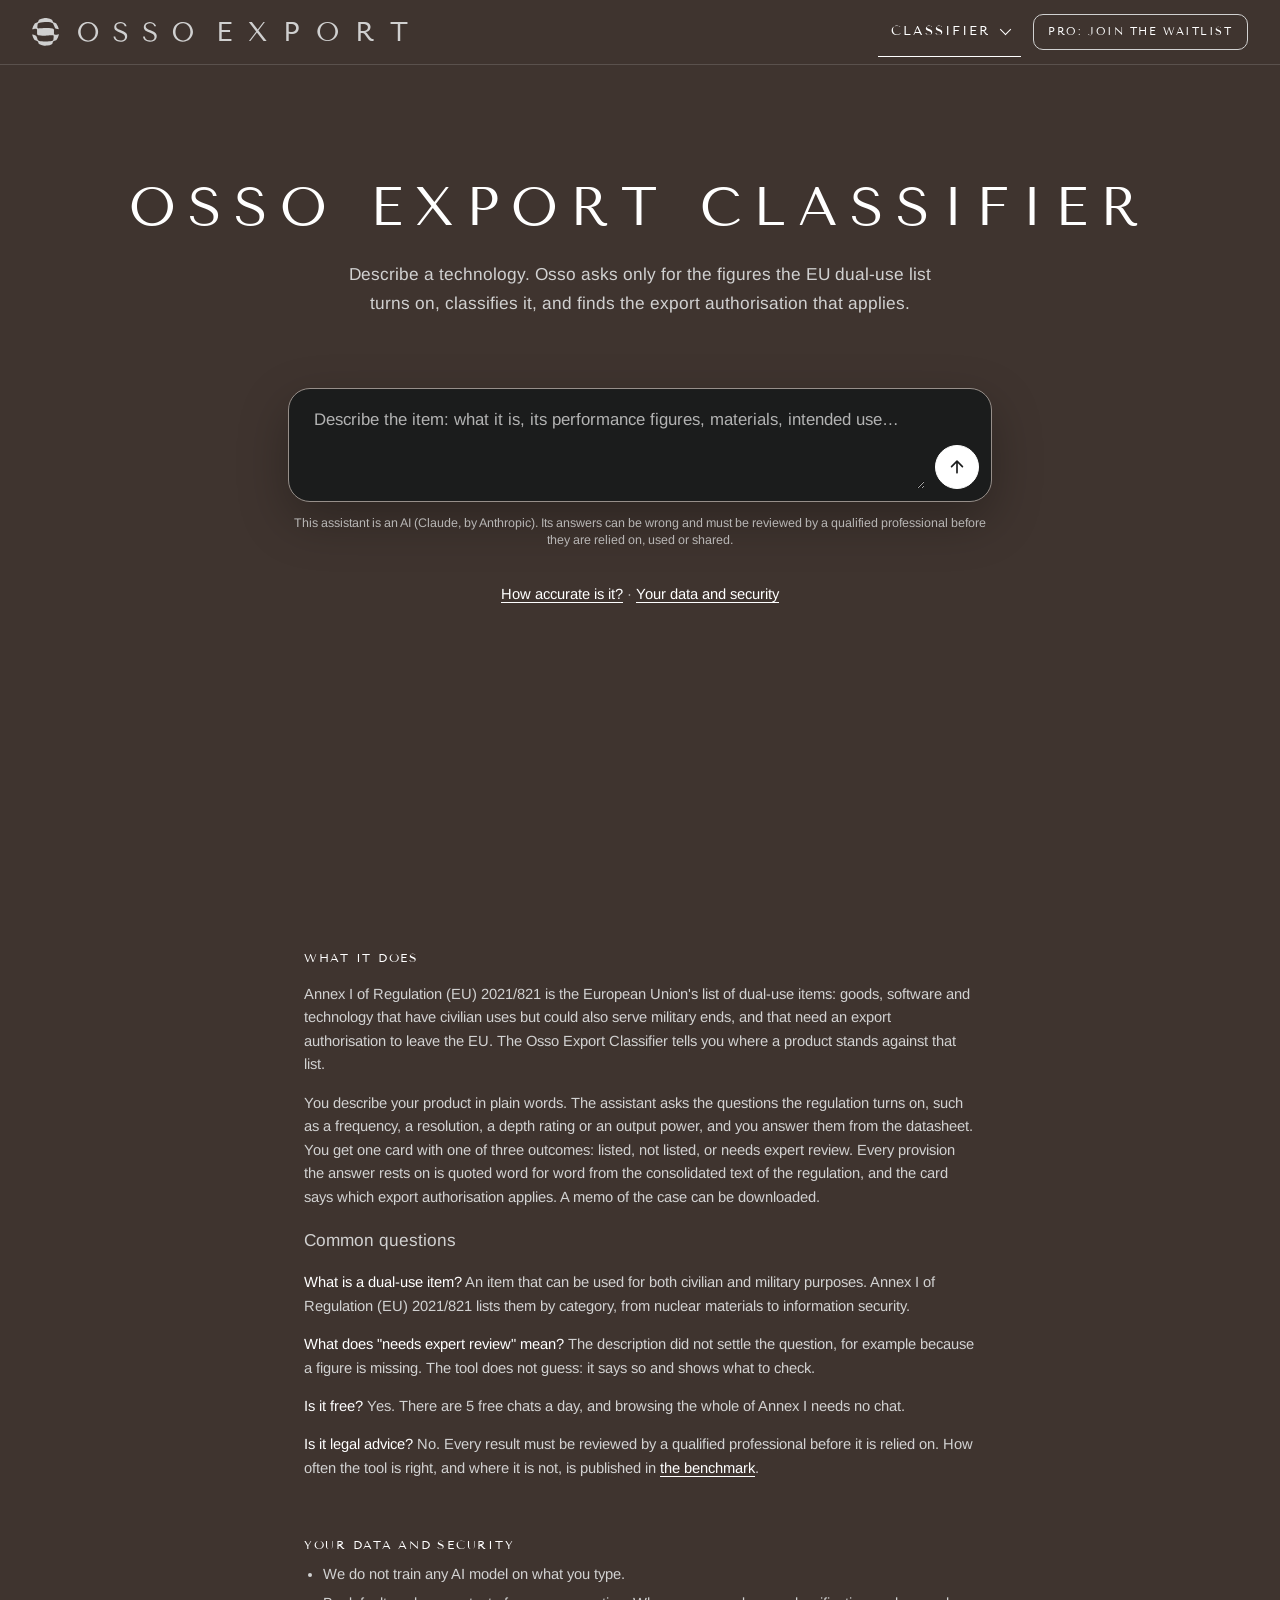
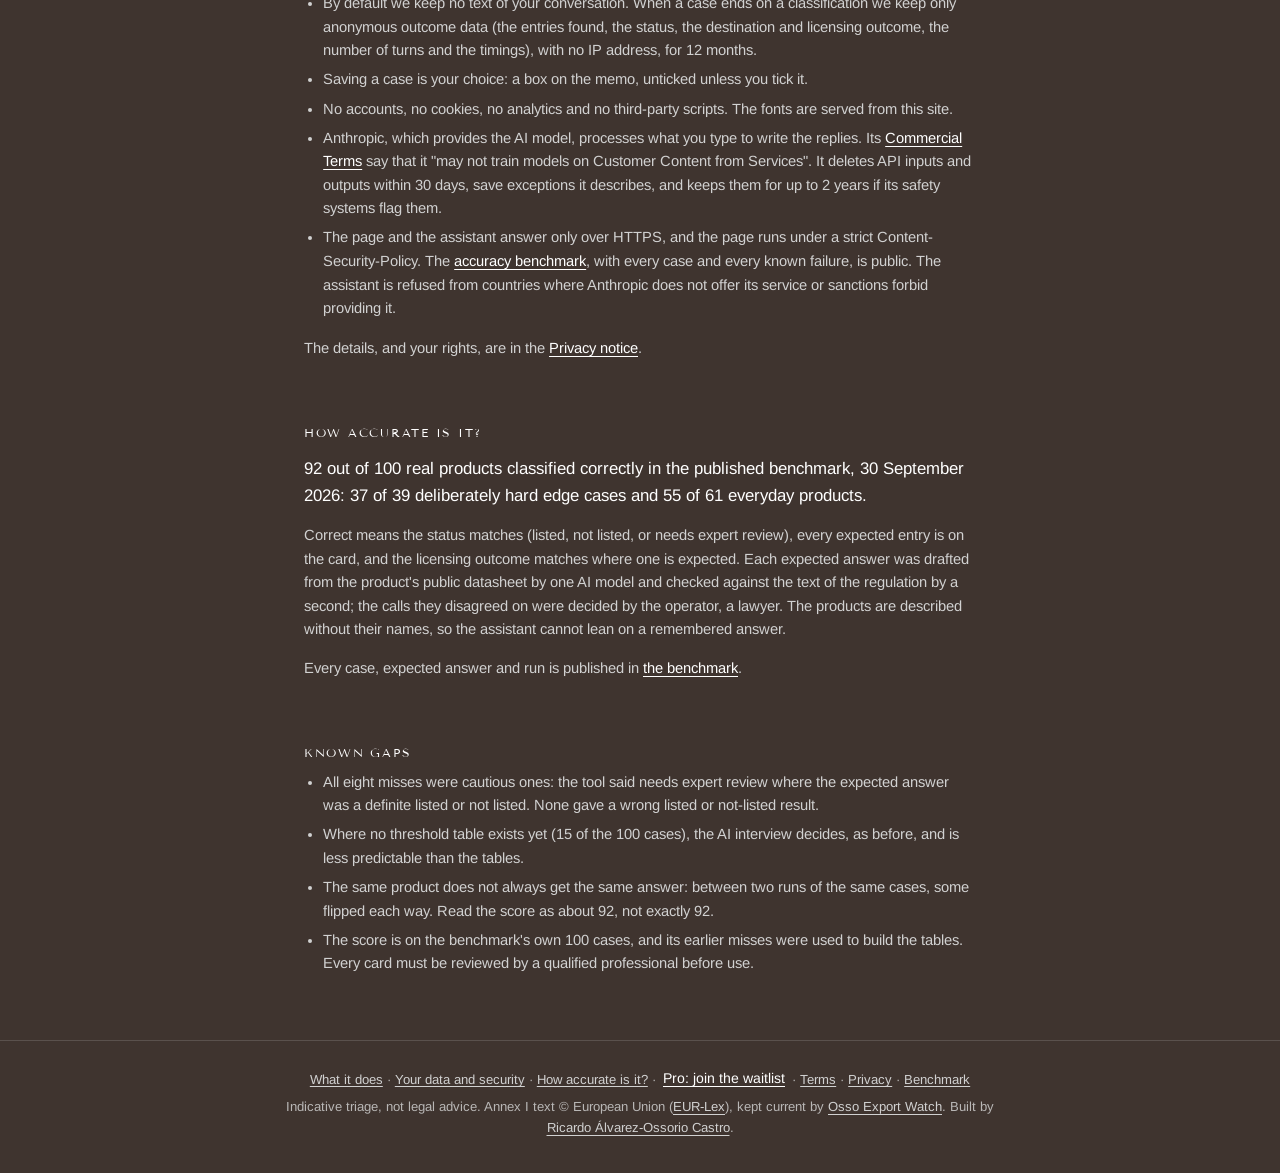
<file: index.html>
<!doctype html>
<html lang="en">
<head>
<meta charset="utf-8">
<meta name="viewport" content="width=device-width, initial-scale=1, viewport-fit=cover">
<meta name="referrer" content="no-referrer">
<meta http-equiv="Content-Security-Policy" data-url="csp" content="default-src 'none'; script-src 'self'; style-src 'self'; font-src 'self'; img-src 'self'; media-src 'self'; connect-src 'self' https://api.osso.global https://watch.osso.global; base-uri 'self'; form-action 'self'">
<script src="intro.js?v=3"></script>
<title>Osso Export Classifier: free EU dual-use export classification</title>
<script type="application/ld+json" data-url="jsonld">{"@context":"https://schema.org","@graph":[{"@type":"Organization","@id":"https://osso.global/#org","name":"OSSO GLOBAL","legalName":"OSSO GLOBAL TECH, S.L.","alternateName":"Osso Export","url":"https://osso.global/","logo":"https://osso.global/img/brand/osso-mark.svg","address":{"@type":"PostalAddress","addressLocality":"Madrid","addressCountry":"ES"},"founder":{"@type":"Person","name":"Ricardo Álvarez-Ossorio Castro","sameAs":["https://www.linkedin.com/in/ricardo-ossorio"]},"sameAs":["https://watch.osso.global/","https://github.com/rikiosso/osso-export-classifier"]},{"@type":"WebApplication","name":"Osso Export Classifier","url":"https://osso.global/","applicationCategory":"BusinessApplication","operatingSystem":"Web","browserRequirements":"Requires JavaScript","inLanguage":"en","isAccessibleForFree":true,"offers":{"@type":"Offer","price":"0","priceCurrency":"EUR"},"description":"Classifies a technology under Annex I of Regulation (EU) 2021/821, the EU dual-use list, and shows which export authorisation applies.","featureList":["Classifies a product described in plain words against Annex I of Regulation (EU) 2021/821","One of three outcomes: listed, not listed, or needs expert review","Every provision the answer rests on quoted word for word from the consolidated text of the regulation","Says which export authorisation applies","A downloadable memo of the case","Browse and search the whole of Annex I"],"about":{"@type":"Legislation","name":"Regulation (EU) 2021/821","alternateName":"EU Dual-Use Regulation","legislationIdentifier":"32021R0821","sameAs":"https://eur-lex.europa.eu/eli/reg/2021/821/oj"},"publisher":{"@id":"https://osso.global/#org"},"creator":{"@id":"https://osso.global/#org"}},{"@type":"WebSite","name":"Osso Export","url":"https://osso.global/","publisher":{"@id":"https://osso.global/#org"}},{"@type":"FAQPage","url":"https://osso.global/","mainEntity":[{"@type":"Question","name":"What is a dual-use item?","acceptedAnswer":{"@type":"Answer","text":"An item that can be used for both civilian and military purposes. Annex I of Regulation (EU) 2021/821 lists them by category, from nuclear materials to information security."}},{"@type":"Question","name":"What does \"needs expert review\" mean?","acceptedAnswer":{"@type":"Answer","text":"The description did not settle the question, for example because a figure is missing. The tool does not guess: it says so and shows what to check."}},{"@type":"Question","name":"Is it free?","acceptedAnswer":{"@type":"Answer","text":"Yes. There are 5 free chats a day, and browsing the whole of Annex I needs no chat."}},{"@type":"Question","name":"Is it legal advice?","acceptedAnswer":{"@type":"Answer","text":"No. Every result must be reviewed by a qualified professional before it is relied on. How often the tool is right, and where it is not, is published in the benchmark."}}]}]}</script>
<meta name="description" content="Free tool to classify a product under the EU dual-use list (Annex I, Regulation 2021/821), with verbatim citations and the export authorisation that applies.">
<meta property="og:type" content="website">
<meta property="og:site_name" content="Osso Export">
<meta property="og:title" content="Osso Export Classifier">
<meta property="og:description" content="Describe a technology and get it classified under Regulation (EU) 2021/821, then see which export authorisation applies. Verbatim, validated citations from the consolidated control list.">
<link rel="canonical" href="https://osso.global/" data-url="site">
<meta property="og:url" content="https://osso.global/" data-url="site">
<meta property="og:image" content="https://osso.global/img/social-preview.png?v=5" data-url="site:img/social-preview.png?v=5">
<meta property="og:image:width" content="1200">
<meta property="og:image:height" content="630">
<meta property="og:image:alt" content="Osso Export Classifier: classify technology under the EU dual-use list, every citation checked against Regulation (EU) 2021/821.">
<meta name="twitter:card" content="summary_large_image">
<meta name="twitter:title" content="Osso Export Classifier">
<meta name="twitter:description" content="Describe a technology and get it classified under Regulation (EU) 2021/821, then see which export authorisation applies.">
<meta name="twitter:image" content="https://osso.global/img/social-preview.png?v=5" data-url="site:img/social-preview.png?v=5">
<link rel="icon" href="favicon.ico" sizes="any">
<link rel="icon" type="image/png" href="osso-favicon.png">
<link rel="stylesheet" href="style.css?v=32">
</head>
<body>
<a class="skip-link" href="#main">Skip to the main content</a>

<header class="topbar">
  <div class="topbar-inner">
    <a class="brand" href="./" aria-label="Osso Export Classifier, home">
      <img class="mark" src="img/brand/osso-mark.svg" alt="" width="30" height="30">
      <img class="wordmark" src="img/brand/osso-wordmark.svg" alt="" width="120" height="20">
      <span class="export" aria-hidden="true">Export</span>
    </a>
    <div class="topbar-end">
    <nav class="topnav" aria-label="Osso Export">
      <!-- one menu for the two tools and Browse Annex I (operator, 29-09-2026) -->
      <details class="menu" id="nav-menu">
        <summary><span id="menu-current">Classifier</span></summary>
        <div class="menu-list">
          <a href="https://watch.osso.global/" data-url="watch">Watch</a>
          <button type="button" id="tab-chat" class="on" aria-pressed="true">Classifier</button>
          <button type="button" id="tab-browse" aria-pressed="false">Browse Annex I</button>
        </div>
      </details>
    </nav>
    <button type="button" class="pro-btn" data-waitlist aria-label="Pro: join the waitlist">Pro: join the waitlist</button>
    </div>
  </div>
</header>

<!-- one header like Osso Export Watch's: the title, one line, the view switch (operator, 29-09-2026) -->
<div class="page-head" id="page-head">
  <div class="page-head-inner">
    <div>
      <h1>Osso Export Classifier</h1>
      <p class="page-sub">Describe a technology. Osso asks only for the figures the EU dual-use list turns on, classifies it, and finds the export authorisation that applies.</p>
    </div>
  </div>
</div>

<main id="main" tabindex="-1">
  <div id="budget-banner" class="notice hidden" role="alert"></div>

  <div class="workspace" id="workspace">
    <section id="panel-chat" aria-labelledby="iv-h">
      <button class="show-case btn ghost" type="button" id="show-case" aria-controls="panel-case">Case file</button>
      <h2 id="iv-h" class="label visually-hidden">Interview</h2>
      <!-- on wide screens the interview scrolls inside this box, never the page (operator, 29-09-2026) -->
      <div id="chat-scroll" class="chat-scroll">
      <div id="start" class="intro">
      </div>
      <div id="messages" class="log" role="log" aria-label="Interview"></div>
      <p id="wait" class="wait hidden" aria-live="off"></p>
      </div>
      <!-- /chat-scroll -->
      <div id="composer">
        <form id="chat-form">
          <label for="chat-input" class="visually-hidden">Describe the item, or answer the question</label>
          <textarea id="chat-input" rows="3" required
            placeholder="Describe the item: what it is, its performance figures, materials, intended use…"></textarea>
          <button id="send" class="btn send" type="submit" aria-label="Send"><svg viewBox="0 0 24 24" width="20" height="20" aria-hidden="true" focusable="false"><path d="M12 19V5M5.5 11.5 12 5l6.5 6.5" fill="none" stroke="currentColor" stroke-width="2" stroke-linecap="round" stroke-linejoin="round"/></svg></button>
        </form>
        <div id="new-case" class="new-case hidden">
          <button id="new-case-btn" class="btn" type="button">New case</button>
          <p>Download the memo first if you need it: a new case clears this one.</p>
        </div>
        <p class="ai-notice"><span class="long">This assistant is an AI (Claude, by Anthropic). Its answers can be wrong
          and must be reviewed by a qualified professional before they are relied on, used or shared.</span>
          <span class="short">AI (Claude, by Anthropic): answers can be wrong. A qualified professional must review them before any use.</span></p>
      </div>
      <!-- /composer -->
      <p class="acc-teaser hidden" id="acc-teaser"></p>
    </section>

    <aside class="panel" id="panel-case" aria-labelledby="cf-h">
      <div class="panel-head">
        <h2 id="cf-h" class="label">Case file</h2>
        <div class="panel-actions">
          <span id="case-actions" class="hidden">
            <button class="btn" type="button" id="open-memo">Open the memo</button>
          </span>
          <button class="btn ghost" type="button" id="close-sheet">Hide</button>
        </div>
      </div>
      <div id="casefile"></div>
    </aside>
  </div>

  <div id="memo-view" class="memo-view hidden"></div>

  <section id="panel-browse" class="browse hidden" aria-labelledby="browse-h">
    <h2 id="browse-h" class="label">Annex I, by category</h2>
    <label for="search" class="visually-hidden">Search Annex I</label>
    <input id="search" class="field" type="search" autocomplete="off" placeholder="Search the 384 entries: a code such as 3A001, or a word such as wavelength">
    <p id="browse-meta" class="meta"></p>
    <div id="browse-results" class="tree"></div>
  </section>
  <p id="announce" class="visually-hidden" aria-live="polite"></p>
</main>

<button class="sheet-tab" type="button" id="sheet-tab" aria-controls="panel-case" aria-expanded="false"><span class="grab" aria-hidden="true"></span><span id="sheet-summary"><span class="label">Case file</span> · empty</span><span class="label">Open</span></button>

<section id="about" class="accuracy" aria-labelledby="about-h">
  <h2 id="about-h" class="label">What it does</h2>
  <p>Annex I of Regulation (EU) 2021/821 is the European Union's list of dual-use items: goods, software and
    technology that have civilian uses but could also serve military ends, and that need an export authorisation
    to leave the EU. The Osso Export Classifier tells you where a product stands against that list.</p>
  <p>You describe your product in plain words. The assistant asks the questions the regulation turns on, such as
    a frequency, a resolution, a depth rating or an output power, and you answer them from the datasheet. You get one
    card with one of three outcomes: listed, not listed, or needs expert review. Every provision the answer rests on
    is quoted word for word from the consolidated text of the regulation, and the card says which export authorisation
    applies. A memo of the case can be downloaded.</p>
  <h3>Common questions</h3>
  <p><strong>What is a dual-use item?</strong> An item that can be used for both civilian and military purposes.
    Annex I of Regulation (EU) 2021/821 lists them by category, from nuclear materials to information security.</p>
  <p><strong>What does "needs expert review" mean?</strong> The description did not settle the question, for example
    because a figure is missing. The tool does not guess: it says so and shows what to check.</p>
  <p><strong>Is it free?</strong> Yes. There are 5 free chats a day, and browsing the whole of Annex I needs no chat.</p>
  <p><strong>Is it legal advice?</strong> No. Every result must be reviewed by a qualified professional before it is
    relied on. How often the tool is right, and where it is not, is published in
    <a href="https://github.com/rikiosso/osso-export-classifier/blob/main/benchmark/benchmark.md">the benchmark</a>.</p>
</section>

<section id="security" class="accuracy" aria-labelledby="sec-h">
  <h2 id="sec-h" class="label">Your data and security</h2>
  <ul>
    <li>We do not train any AI model on what you type.</li>
    <li>By default we keep no text of your conversation. When a case ends on a classification we keep only anonymous
      outcome data (the entries found, the status, the destination and licensing outcome, the number of turns and the
      timings), with no IP address, for 12 months.</li>
    <li>Saving a case is your choice: a box on the memo, unticked unless you tick it.</li>
    <li>No accounts, no cookies, no analytics and no third-party scripts. The fonts are served from this site.</li>
    <li>Anthropic, which provides the AI model, processes what you type to write the replies. Its
      <a href="https://www.anthropic.com/legal/commercial-terms">Commercial Terms</a> say that it "may not train models
      on Customer Content from Services". It deletes API inputs and outputs within 30 days, save exceptions it
      describes, and keeps them for up to 2 years if its safety systems flag them.</li>
    <li>The page and the assistant answer only over HTTPS, and the page runs under a strict Content-Security-Policy.
      The <a href="https://github.com/rikiosso/osso-export-classifier/blob/main/benchmark/benchmark.md">accuracy benchmark</a>, with every case and every known failure, is public. The
      assistant is refused from countries where Anthropic does not offer its service or sanctions forbid providing it.</li>
  </ul>
  <p>The details, and your rights, are in the <a href="privacy.html">Privacy notice</a>.</p>
</section>

<!-- the figure and gaps are written here too, so a reader without JavaScript (most AI crawlers) sees them;
     app.js rewrites both from config.js BENCHMARK, and a test keeps the two equal (02-10-2026) -->
<section id="accuracy" class="accuracy" aria-labelledby="acc-h">
  <h2 id="acc-h" class="label">How accurate is it?</h2>
  <p class="acc-figure" id="acc-figure">92 out of 100 real products classified correctly in the published benchmark, 30 September 2026: 37 of 39 deliberately hard edge cases and 55 of 61 everyday products.</p>
  <p>Correct means the status matches (listed, not listed, or needs expert review), every expected entry is on the
    card, and the licensing outcome matches where one is expected. Each expected answer was drafted from the product's
    public datasheet by one AI model and checked against the text of the regulation by a second; the calls they
    disagreed on were decided by the operator, a lawyer. The products are described without their names, so the
    assistant cannot lean on a remembered answer.</p>
  <p>Every case, expected answer and run is published in <a href="https://github.com/rikiosso/osso-export-classifier/blob/main/benchmark/benchmark.md">the benchmark</a>.</p>
</section>

<section id="gaps" class="accuracy" aria-labelledby="gaps-h">
  <h2 id="gaps-h" class="label">Known gaps</h2>
  <ul id="acc-gaps">
    <li>All eight misses were cautious ones: the tool said needs expert review where the expected answer was a definite listed or not listed. None gave a wrong listed or not-listed result.</li>
    <li>Where no threshold table exists yet (15 of the 100 cases), the AI interview decides, as before, and is less predictable than the tables.</li>
    <li>The same product does not always get the same answer: between two runs of the same cases, some flipped each way. Read the score as about 92, not exactly 92.</li>
    <li>The score is on the benchmark's own 100 cases, and its earlier misses were used to build the tables. Every card must be reviewed by a qualified professional before use.</li>
  </ul>
</section>

<dialog id="notice" class="waitlist notice-dialog" aria-labelledby="notice-title" aria-describedby="notice-ai notice-data">
  <p class="label kind">Osso Export Classifier</p>
  <h2 id="notice-title">Before you start</h2>
  <p id="notice-ai">This assistant is an AI (Claude, by Anthropic). Its answers can be wrong and must be reviewed by a qualified professional before they are relied on, used or shared.</p>
  <p id="notice-data">Do not enter personal data, confidential information, or controlled technical data (technology or software
    within Annex I): what you type is sent to Anthropic's API and may be processed outside the EU, including in the
    United States.</p>
  <button class="btn" type="button" id="notice-ok" autofocus>OK</button>
</dialog>

<dialog id="waitlist" class="waitlist" aria-labelledby="wl-title">
  <div class="wl-head">
    <p class="label kind">Osso Export Classifier</p>
    <button class="btn ghost" type="button" id="wl-close">Close</button>
  </div>
  <h2 id="wl-title">Pro: join the waitlist</h2>
  <ul class="wl-features">
    <li>A version for US law</li>
    <li>A fully free-text conversation with the AI: describe and answer in your own words, with no fixed options</li>
    <li>More than 5 chats a day</li>
    <li>Saved cases</li>
    <li>Classification memos with your company's own logo</li>
    <li>Alerts when an entry you classified changes</li>
    <li>Bulk classification from a product list</li>
    <li>Team workspaces</li>
    <li>An API</li>
    <li>Early access to what comes next</li>
  </ul>
  <form id="wl-form" novalidate>
    <label for="wl-email">Email address</label>
    <input id="wl-email" class="field" type="email" autocomplete="email" maxlength="254" required>
    <label for="wl-company">Company <span class="opt">(optional)</span></label>
    <input id="wl-company" class="field" type="text" autocomplete="organization" maxlength="120">
    <label class="wl-consent"><input id="wl-consent" type="checkbox" required> I agree to be contacted about Pro.</label>
    <p class="wl-note">Only your email address and, if you give it, your company are kept, until Pro launches or you withdraw. <a href="privacy.html#waitlist">Privacy notice</a></p>
    <button class="btn" type="submit" id="wl-send">Join the waitlist</button>
    <p id="wl-status" class="wl-status" role="status"></p>
  </form>
</dialog>

<footer>
  <p><a href="#about">What it does</a> · <a href="#security">Your data and security</a> · <a href="#accuracy">How accurate is it?</a> · <button type="button" class="linkish" data-waitlist>Pro: join the waitlist</button> · <a href="terms.html">Terms</a> · <a href="privacy.html">Privacy</a> · <a href="https://github.com/rikiosso/osso-export-classifier/blob/main/benchmark/benchmark.md">Benchmark</a></p>
  <p>Indicative triage, not legal advice. Annex I text © European Union (<a href="https://eur-lex.europa.eu/">EUR-Lex</a>), kept current by <a href="https://watch.osso.global/" data-url="watch" target="_blank" rel="noopener">Osso Export Watch</a>. Built by <a href="https://www.linkedin.com/in/ricardo-ossorio" target="_blank" rel="noopener">Ricardo Álvarez-Ossorio Castro</a>.</p>
</footer>

<script src="config.js?v=11"></script>
<script src="case-model.js?v=3"></script>
<script src="app.js?v=46"></script>
</body>
</html>
</file>
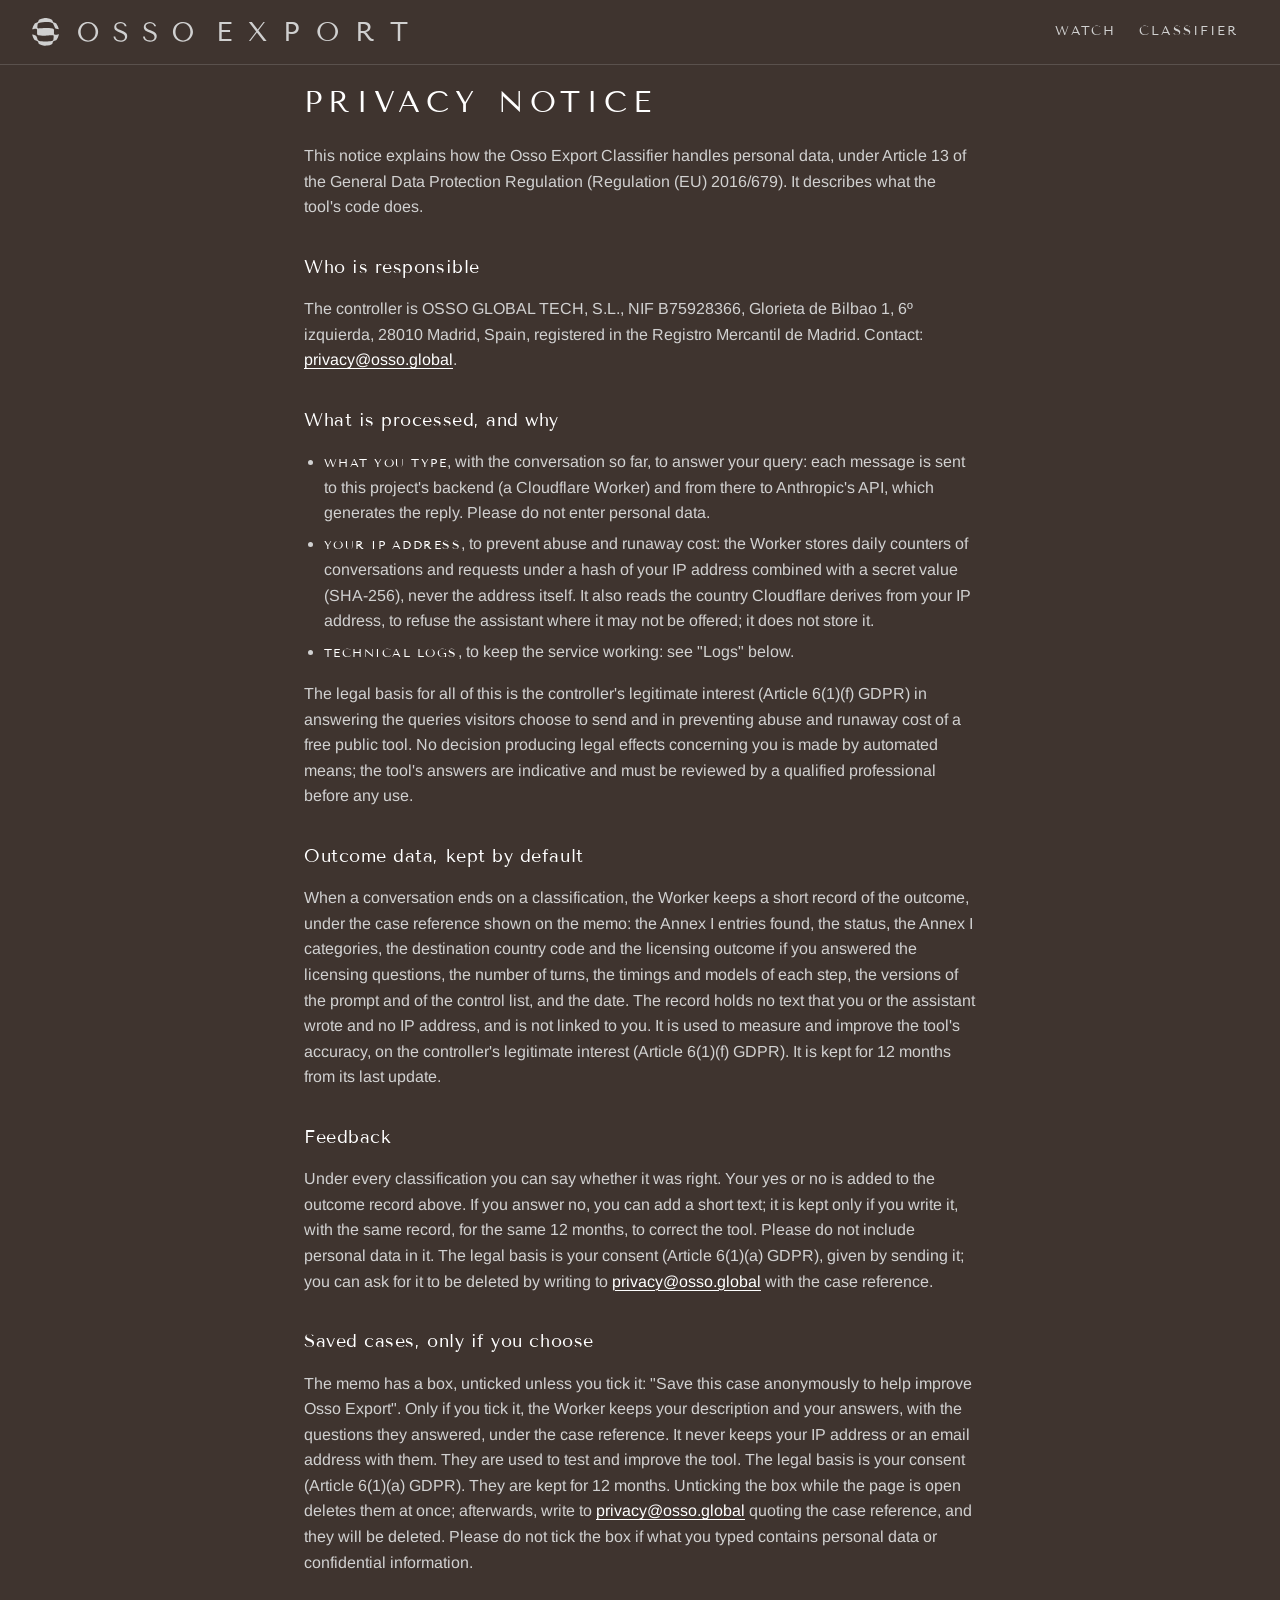
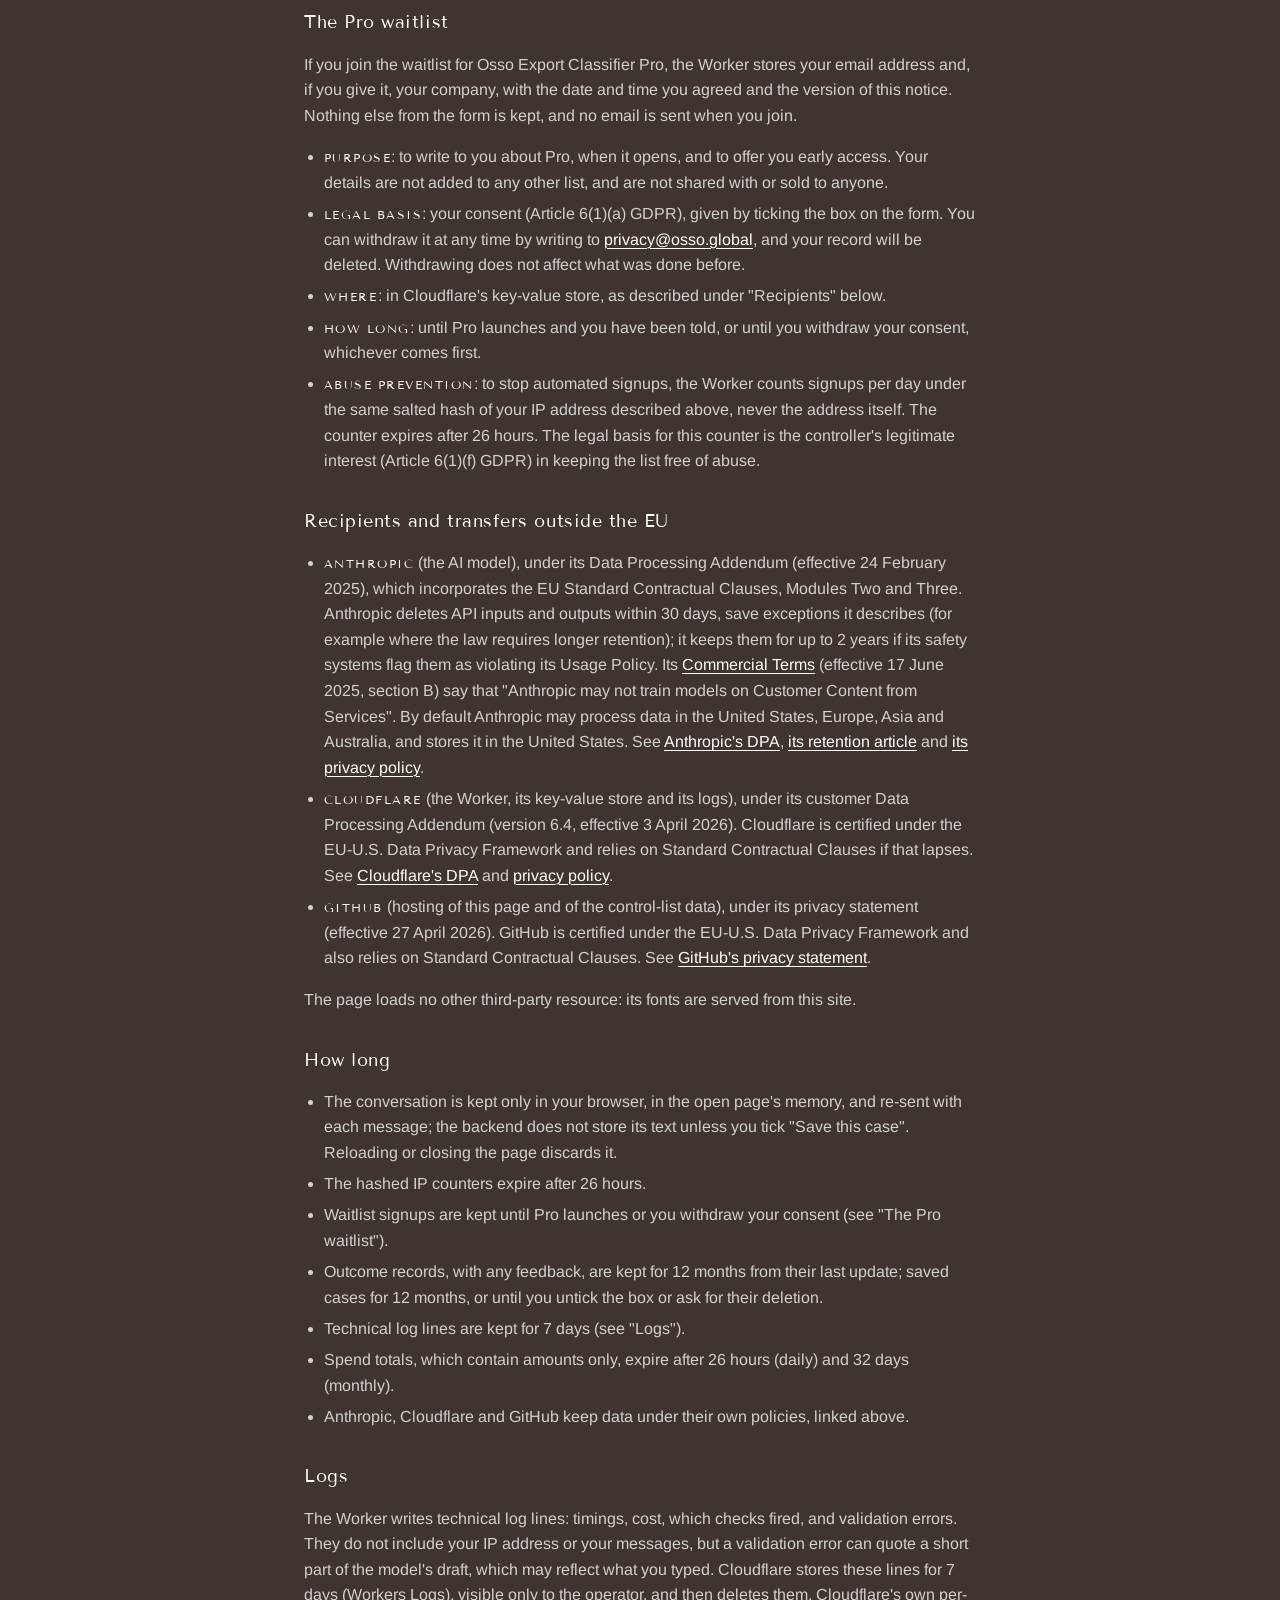
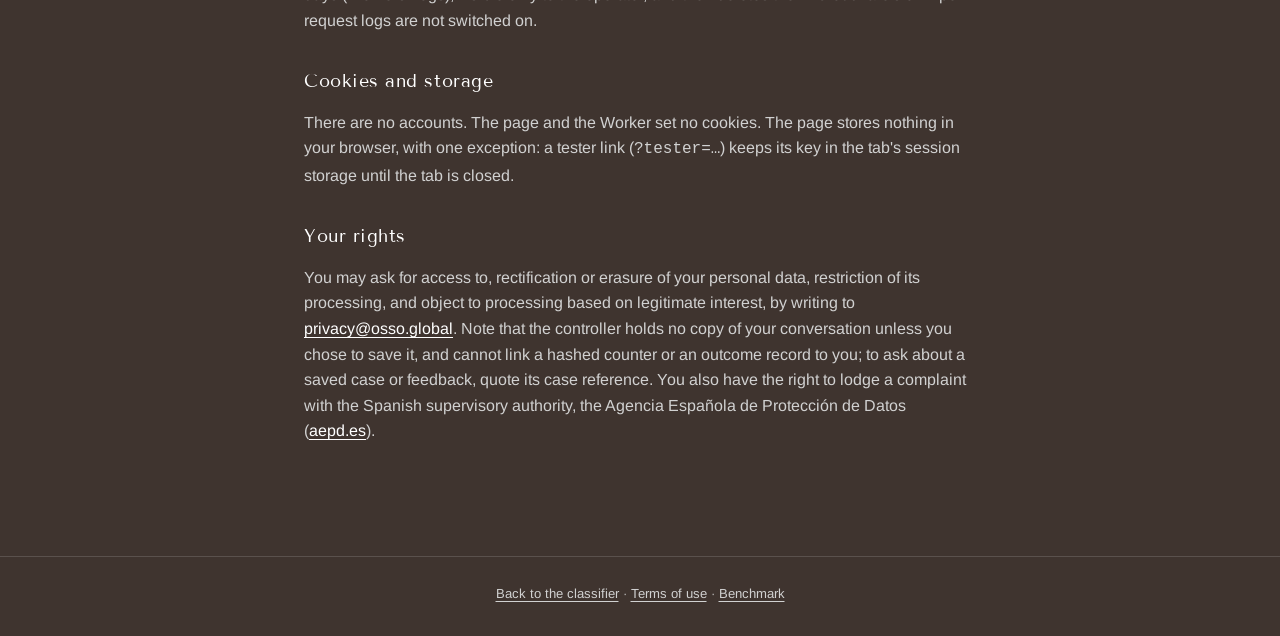
<file: privacy.html>
<!doctype html>
<html lang="en">
<head>
<meta charset="utf-8">
<meta name="viewport" content="width=device-width, initial-scale=1">
<meta name="referrer" content="no-referrer">
<meta http-equiv="Content-Security-Policy" content="default-src 'none'; style-src 'self'; font-src 'self'; img-src 'self'; base-uri 'self'; form-action 'self'">
<title>Privacy · Osso Export Classifier</title>
<link rel="canonical" href="https://osso.global/privacy.html" data-url="site:privacy.html">
<link rel="icon" type="image/png" href="osso-favicon.png">
<link rel="stylesheet" href="style.css?v=28">
</head>
<body class="legal">

<header class="topbar">
  <div class="topbar-inner">
    <a class="brand" href="./" aria-label="Osso Export Classifier, home">
      <img class="mark" src="img/brand/osso-mark.svg" alt="" width="30" height="30">
      <img class="wordmark" src="img/brand/osso-wordmark.svg" alt="" width="120" height="20">
      <span class="export" aria-hidden="true">Export</span>
    </a>
    <nav class="topnav" aria-label="Osso Export">
      <a href="https://watch.osso.global/" data-url="watch">Watch</a>
      <a href="./">Classifier</a>
    </nav>
  </div>
</header>

<main>
<h1>Privacy notice</h1>

<p>This notice explains how the Osso Export Classifier handles personal data, under Article 13 of the General Data Protection Regulation (Regulation (EU) 2016/679). It describes what the tool's code does.</p>

<h2>Who is responsible</h2>
<p>The controller is OSSO GLOBAL TECH, S.L., NIF B75928366, Glorieta de Bilbao 1, 6º izquierda, 28010 Madrid, Spain, registered in the Registro Mercantil de Madrid. Contact: <a href="mailto:privacy@osso.global">privacy@osso.global</a>.</p>

<h2>What is processed, and why</h2>
<ul>
  <li><strong>What you type</strong>, with the conversation so far, to answer your query: each message is sent to this project's backend (a Cloudflare Worker) and from there to Anthropic's API, which generates the reply. Please do not enter personal data.</li>
  <li><strong>Your IP address</strong>, to prevent abuse and runaway cost: the Worker stores daily counters of conversations and requests under a hash of your IP address combined with a secret value (SHA-256), never the address itself. It also reads the country Cloudflare derives from your IP address, to refuse the assistant where it may not be offered; it does not store it.</li>
  <li><strong>Technical logs</strong>, to keep the service working: see "Logs" below.</li>
</ul>
<p>The legal basis for all of this is the controller's legitimate interest (Article 6(1)(f) GDPR) in answering the queries visitors choose to send and in preventing abuse and runaway cost of a free public tool. No decision producing legal effects concerning you is made by automated means; the tool's answers are indicative and must be reviewed by a qualified professional before any use.</p>

<h2 id="outcome-data">Outcome data, kept by default</h2>
<p>When a conversation ends on a classification, the Worker keeps a short record of the outcome, under the case reference shown on the memo: the Annex I entries found, the status, the Annex I categories, the destination country code and the licensing outcome if you answered the licensing questions, the number of turns, the timings and models of each step, the versions of the prompt and of the control list, and the date. The record holds no text that you or the assistant wrote and no IP address, and is not linked to you. It is used to measure and improve the tool's accuracy, on the controller's legitimate interest (Article 6(1)(f) GDPR). It is kept for 12 months from its last update.</p>

<h2 id="feedback">Feedback</h2>
<p>Under every classification you can say whether it was right. Your yes or no is added to the outcome record above. If you answer no, you can add a short text; it is kept only if you write it, with the same record, for the same 12 months, to correct the tool. Please do not include personal data in it. The legal basis is your consent (Article 6(1)(a) GDPR), given by sending it; you can ask for it to be deleted by writing to <a href="mailto:privacy@osso.global">privacy@osso.global</a> with the case reference.</p>

<h2 id="saved-cases">Saved cases, only if you choose</h2>
<p>The memo has a box, unticked unless you tick it: "Save this case anonymously to help improve Osso Export". Only if you tick it, the Worker keeps your description and your answers, with the questions they answered, under the case reference. It never keeps your IP address or an email address with them. They are used to test and improve the tool. The legal basis is your consent (Article 6(1)(a) GDPR). They are kept for 12 months. Unticking the box while the page is open deletes them at once; afterwards, write to <a href="mailto:privacy@osso.global">privacy@osso.global</a> quoting the case reference, and they will be deleted. Please do not tick the box if what you typed contains personal data or confidential information.</p>

<h2 id="waitlist">The Pro waitlist</h2>
<p>If you join the waitlist for Osso Export Classifier Pro, the Worker stores your email address and, if you give it, your company, with the date and time you agreed and the version of this notice. Nothing else from the form is kept, and no email is sent when you join.</p>
<ul>
  <li><strong>Purpose</strong>: to write to you about Pro, when it opens, and to offer you early access. Your details are not added to any other list, and are not shared with or sold to anyone.</li>
  <li><strong>Legal basis</strong>: your consent (Article 6(1)(a) GDPR), given by ticking the box on the form. You can withdraw it at any time by writing to <a href="mailto:privacy@osso.global">privacy@osso.global</a>, and your record will be deleted. Withdrawing does not affect what was done before.</li>
  <li><strong>Where</strong>: in Cloudflare's key-value store, as described under "Recipients" below.</li>
  <li><strong>How long</strong>: until Pro launches and you have been told, or until you withdraw your consent, whichever comes first.</li>
  <li><strong>Abuse prevention</strong>: to stop automated signups, the Worker counts signups per day under the same salted hash of your IP address described above, never the address itself. The counter expires after 26 hours. The legal basis for this counter is the controller's legitimate interest (Article 6(1)(f) GDPR) in keeping the list free of abuse.</li>
</ul>

<h2>Recipients and transfers outside the EU</h2>
<ul>
  <li><strong>Anthropic</strong> (the AI model), under its Data Processing Addendum (effective 24 February 2025), which incorporates the EU Standard Contractual Clauses, Modules Two and Three. Anthropic deletes API inputs and outputs within 30 days, save exceptions it describes (for example where the law requires longer retention); it keeps them for up to 2 years if its safety systems flag them as violating its Usage Policy. Its <a href="https://www.anthropic.com/legal/commercial-terms">Commercial Terms</a> (effective 17 June 2025, section B) say that "Anthropic may not train models on Customer Content from Services". By default Anthropic may process data in the United States, Europe, Asia and Australia, and stores it in the United States. See <a href="https://www.anthropic.com/legal/data-processing-addendum">Anthropic's DPA</a>, <a href="https://privacy.claude.com/en/articles/7996866-how-long-do-you-store-my-organization-s-data">its retention article</a> and <a href="https://www.anthropic.com/legal/privacy">its privacy policy</a>.</li>
  <li><strong>Cloudflare</strong> (the Worker, its key-value store and its logs), under its customer Data Processing Addendum (version 6.4, effective 3 April 2026). Cloudflare is certified under the EU-U.S. Data Privacy Framework and relies on Standard Contractual Clauses if that lapses. See <a href="https://www.cloudflare.com/cloudflare-customer-dpa/">Cloudflare's DPA</a> and <a href="https://www.cloudflare.com/privacypolicy/">privacy policy</a>.</li>
  <li><strong>GitHub</strong> (hosting of this page and of the control-list data), under its privacy statement (effective 27 April 2026). GitHub is certified under the EU-U.S. Data Privacy Framework and also relies on Standard Contractual Clauses. See <a href="https://docs.github.com/en/site-policy/privacy-policies/github-general-privacy-statement">GitHub's privacy statement</a>.</li>
</ul>
<p>The page loads no other third-party resource: its fonts are served from this site.</p>

<h2>How long</h2>
<ul>
  <li>The conversation is kept only in your browser, in the open page's memory, and re-sent with each message; the backend does not store its text unless you tick "Save this case". Reloading or closing the page discards it.</li>
  <li>The hashed IP counters expire after 26 hours.</li>
  <li>Waitlist signups are kept until Pro launches or you withdraw your consent (see "The Pro waitlist").</li>
  <li>Outcome records, with any feedback, are kept for 12 months from their last update; saved cases for 12 months, or until you untick the box or ask for their deletion.</li>
  <li>Technical log lines are kept for 7 days (see "Logs").</li>
  <li>Spend totals, which contain amounts only, expire after 26 hours (daily) and 32 days (monthly).</li>
  <li>Anthropic, Cloudflare and GitHub keep data under their own policies, linked above.</li>
</ul>

<h2>Logs</h2>
<p>The Worker writes technical log lines: timings, cost, which checks fired, and validation errors. They do not include your IP address or your messages, but a validation error can quote a short part of the model's draft, which may reflect what you typed. Cloudflare stores these lines for 7 days (Workers Logs), visible only to the operator, and then deletes them. Cloudflare's own per-request logs are not switched on.</p>

<h2>Cookies and storage</h2>
<p>There are no accounts. The page and the Worker set no cookies. The page stores nothing in your browser, with one exception: a tester link (<code>?tester=…</code>) keeps its key in the tab's session storage until the tab is closed.</p>

<h2>Your rights</h2>
<p>You may ask for access to, rectification or erasure of your personal data, restriction of its processing, and object to processing based on legitimate interest, by writing to <a href="mailto:privacy@osso.global">privacy@osso.global</a>. Note that the controller holds no copy of your conversation unless you chose to save it, and cannot link a hashed counter or an outcome record to you; to ask about a saved case or feedback, quote its case reference. You also have the right to lodge a complaint with the Spanish supervisory authority, the Agencia Española de Protección de Datos (<a href="https://www.aepd.es/">aepd.es</a>).</p>
</main>

<footer>
  <p><a href="./">Back to the classifier</a> · <a href="terms.html">Terms of use</a> · <a href="https://github.com/rikiosso/osso-export-classifier/blob/main/benchmark/benchmark.md">Benchmark</a></p>
</footer>

</body>
</html>
</file>
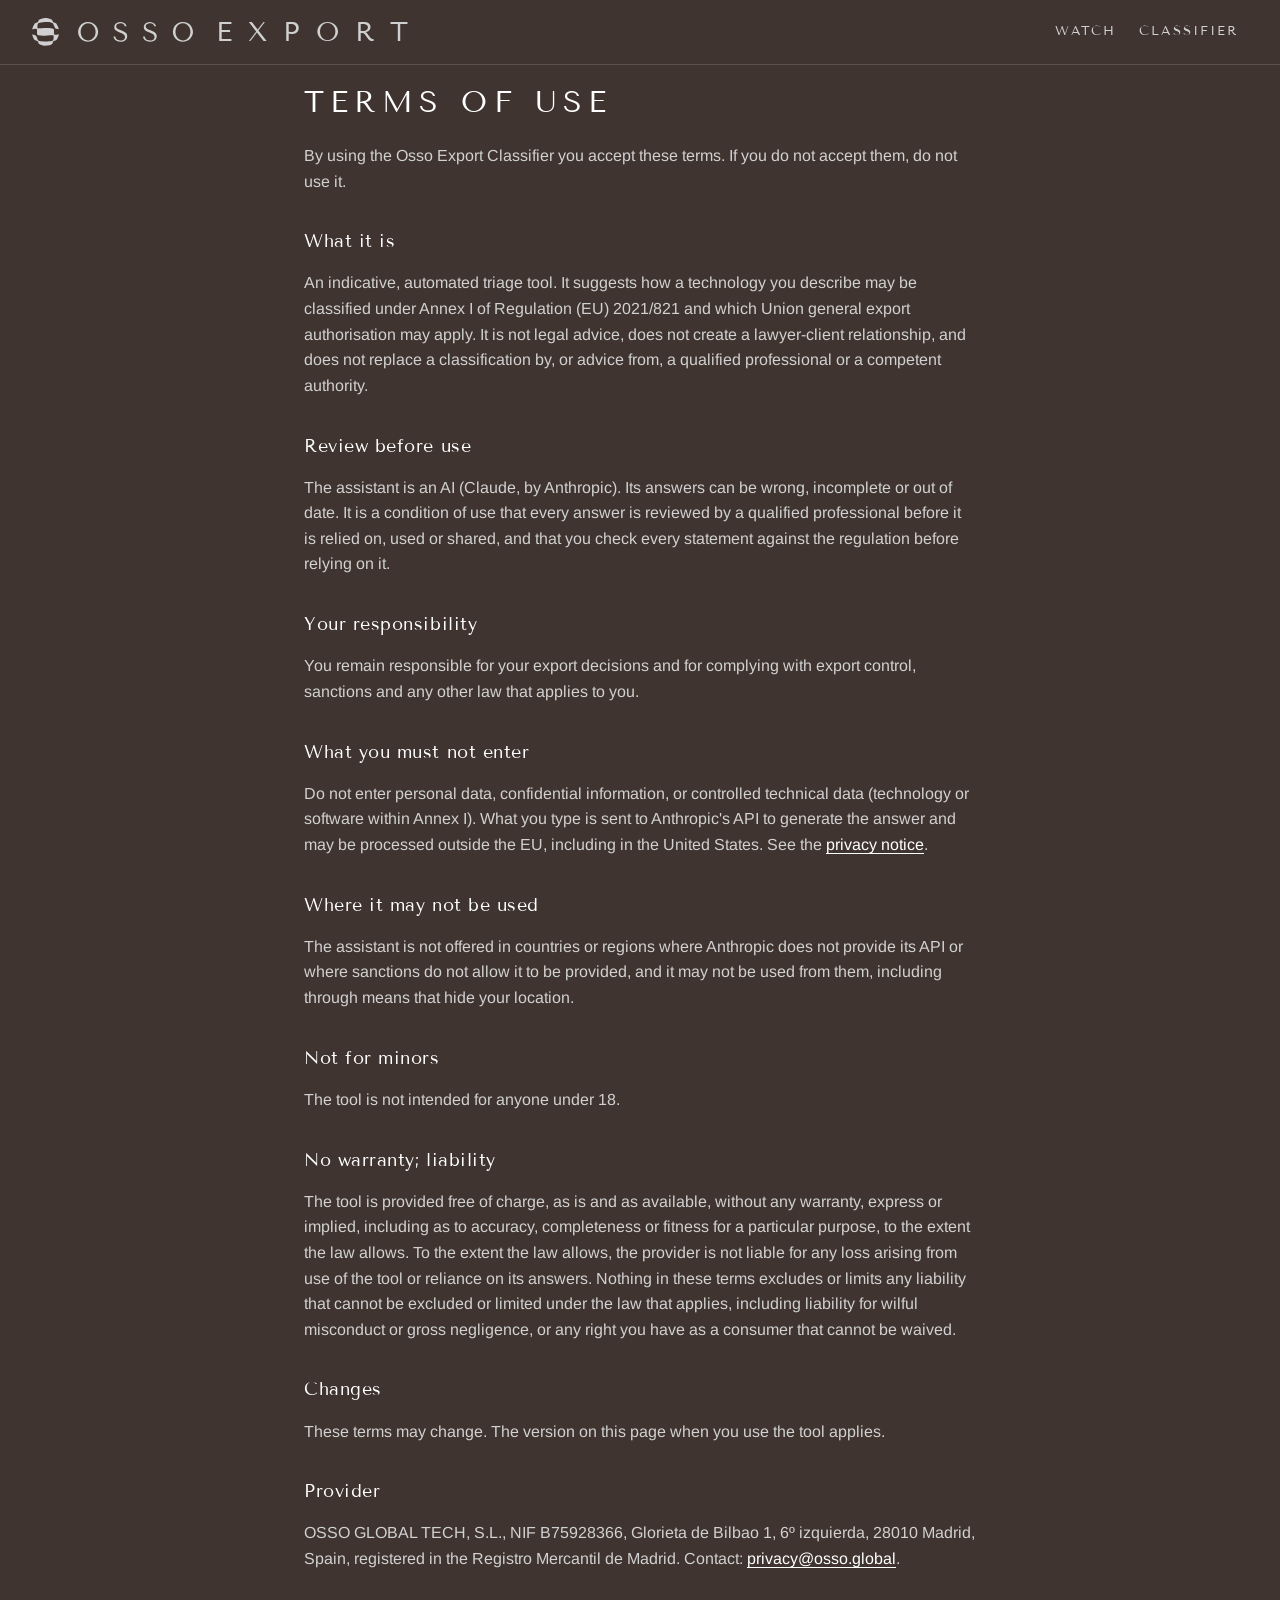
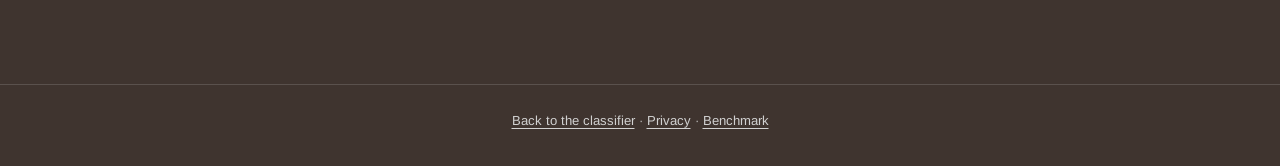
<file: terms.html>
<!doctype html>
<html lang="en">
<head>
<meta charset="utf-8">
<meta name="viewport" content="width=device-width, initial-scale=1">
<meta name="referrer" content="no-referrer">
<meta http-equiv="Content-Security-Policy" content="default-src 'none'; style-src 'self'; font-src 'self'; img-src 'self'; base-uri 'self'; form-action 'self'">
<title>Terms of use · Osso Export Classifier</title>
<link rel="canonical" href="https://osso.global/terms.html" data-url="site:terms.html">
<link rel="icon" type="image/png" href="osso-favicon.png">
<link rel="stylesheet" href="style.css?v=28">
</head>
<body class="legal">

<header class="topbar">
  <div class="topbar-inner">
    <a class="brand" href="./" aria-label="Osso Export Classifier, home">
      <img class="mark" src="img/brand/osso-mark.svg" alt="" width="30" height="30">
      <img class="wordmark" src="img/brand/osso-wordmark.svg" alt="" width="120" height="20">
      <span class="export" aria-hidden="true">Export</span>
    </a>
    <nav class="topnav" aria-label="Osso Export">
      <a href="https://watch.osso.global/" data-url="watch">Watch</a>
      <a href="./">Classifier</a>
    </nav>
  </div>
</header>

<main>
<h1>Terms of use</h1>

<p>By using the Osso Export Classifier you accept these terms. If you do not accept them, do not use it.</p>

<h2>What it is</h2>
<p>An indicative, automated triage tool. It suggests how a technology you describe may be classified under Annex I of Regulation (EU) 2021/821 and which Union general export authorisation may apply. It is not legal advice, does not create a lawyer-client relationship, and does not replace a classification by, or advice from, a qualified professional or a competent authority.</p>

<h2>Review before use</h2>
<p>The assistant is an AI (Claude, by Anthropic). Its answers can be wrong, incomplete or out of date. It is a condition of use that every answer is reviewed by a qualified professional before it is relied on, used or shared, and that you check every statement against the regulation before relying on it.</p>

<h2>Your responsibility</h2>
<p>You remain responsible for your export decisions and for complying with export control, sanctions and any other law that applies to you.</p>

<h2>What you must not enter</h2>
<p>Do not enter personal data, confidential information, or controlled technical data (technology or software within Annex I). What you type is sent to Anthropic's API to generate the answer and may be processed outside the EU, including in the United States. See the <a href="privacy.html">privacy notice</a>.</p>

<h2>Where it may not be used</h2>
<p>The assistant is not offered in countries or regions where Anthropic does not provide its API or where sanctions do not allow it to be provided, and it may not be used from them, including through means that hide your location.</p>

<h2>Not for minors</h2>
<p>The tool is not intended for anyone under 18.</p>

<h2>No warranty; liability</h2>
<p>The tool is provided free of charge, as is and as available, without any warranty, express or implied, including as to accuracy, completeness or fitness for a particular purpose, to the extent the law allows. To the extent the law allows, the provider is not liable for any loss arising from use of the tool or reliance on its answers. Nothing in these terms excludes or limits any liability that cannot be excluded or limited under the law that applies, including liability for wilful misconduct or gross negligence, or any right you have as a consumer that cannot be waived.</p>

<h2>Changes</h2>
<p>These terms may change. The version on this page when you use the tool applies.</p>

<h2>Provider</h2>
<p>OSSO GLOBAL TECH, S.L., NIF B75928366, Glorieta de Bilbao 1, 6º izquierda, 28010 Madrid, Spain, registered in the Registro Mercantil de Madrid. Contact: <a href="mailto:privacy@osso.global">privacy@osso.global</a>.</p>
</main>

<footer>
  <p><a href="./">Back to the classifier</a> · <a href="privacy.html">Privacy</a> · <a href="https://github.com/rikiosso/osso-export-classifier/blob/main/benchmark/benchmark.md">Benchmark</a></p>
</footer>

</body>
</html>
</file>
<file: style.css>
/* Osso Export Classifier. OSSO GLOBAL brand book, web style "Predominancia
   espresso": an espresso page; Crystal white cards, case file and memo with
   Espresso and Suit text (operator's taste notes, 28-09-2026); Tenor Sans for
   the wordmark, title, labels and nav (tracked capitals), Arimo for text,
   regular weight only; rounded rectangles; links always underlined.
   Layout: concept A, the two-column workspace (operator's pick, 28-09-2026).
   Every colour pair is checked by design/contrast.mjs (WCAG AA). */

/* Fonts served from this site, not Google, so a visit contacts no third
   party. Both SIL Open Font License 1.1; the licences sit in fonts/. */
@font-face { font-family: "Tenor Sans"; font-style: normal; font-weight: 400; font-display: swap; src: url("fonts/TenorSans-Regular.ttf") format("truetype"); }
@font-face { font-family: "Arimo"; font-style: normal; font-weight: 400 700; font-display: swap; src: url("fonts/Arimo-latin-ext.woff2") format("woff2"); unicode-range: U+0100-02BA, U+02BD-02C5, U+02C7-02CC, U+02CE-02D7, U+02DD-02FF, U+0304, U+0308, U+0329, U+1D00-1DBF, U+1E00-1E9F, U+1EF2-1EFF, U+2020, U+20A0-20AB, U+20AD-20C0, U+2113, U+2C60-2C7F, U+A720-A7FF; }
@font-face { font-family: "Arimo"; font-style: normal; font-weight: 400 700; font-display: swap; src: url("fonts/Arimo-latin.woff2") format("woff2"); unicode-range: U+0000-00FF, U+0131, U+0152-0153, U+02BB-02BC, U+02C6, U+02DA, U+02DC, U+0304, U+0308, U+0329, U+2000-206F, U+20AC, U+2122, U+2191, U+2193, U+2212, U+2215, U+FEFF, U+FFFD; }
@font-face { font-family: "Arimo"; font-style: italic; font-weight: 400; font-display: swap; src: url("fonts/Arimo-Italic-latin-ext.woff2") format("woff2"); unicode-range: U+0100-02BA, U+02BD-02C5, U+02C7-02CC, U+02CE-02D7, U+02DD-02FF, U+0304, U+0308, U+0329, U+1D00-1DBF, U+1E00-1E9F, U+1EF2-1EFF, U+2020, U+20A0-20AB, U+20AD-20C0, U+2113, U+2C60-2C7F, U+A720-A7FF; }
@font-face { font-family: "Arimo"; font-style: italic; font-weight: 400; font-display: swap; src: url("fonts/Arimo-Italic-latin.woff2") format("woff2"); unicode-range: U+0000-00FF, U+0131, U+0152-0153, U+02BB-02BC, U+02C6, U+02DA, U+02DC, U+0304, U+0308, U+0329, U+2000-206F, U+20AC, U+2122, U+2191, U+2193, U+2212, U+2215, U+FEFF, U+FFFD; }

/* ---------- tokens: the page (shared with Osso Export Watch) ---------- */
:root {
  color-scheme: dark;
  --espresso: #3f342f; --steel: #d1d1d1; --crystal: #ffffff; --suit: #1b1c1c;
  --steel-muted: rgba(209, 209, 209, .84);
  --line: rgba(209, 209, 209, .22);
  --tint: rgba(255, 255, 255, .07);
  --hairline: rgba(209, 209, 209, .18); /* header and footer against the content, as on the watcher */
  --display: "Tenor Sans", Arimo, Helvetica, Arial, sans-serif;
  --sans: Arimo, Helvetica, Arial, sans-serif;
  --mono: ui-monospace, SFMono-Regular, Menlo, Consolas, monospace;
  --edge: #978f8a; --sunk: #2d2522;
  --listed: #e8958c; --clear: #9fc8a7; --caution: #dcb772;
  --radius: 14px; --radius-sm: 10px;
  /* the logo: --cap is the height of OSSO's letters; EXPORT's capitals match
     it (Tenor Sans capitals are .707 of the font size), and the mark keeps a
     clear space of one letter height before the O (brand book: no touching) */
  --cap: 19px;
  --topbar-h: 64px;
  /* measured by app.js: what the sticky bars cover, so nothing scrolls under them */
  --bars-top: 8.5rem;
  --bars-bottom: 9rem;
}
html { scroll-padding-top: calc(var(--bars-top) + .75rem); scroll-padding-bottom: calc(var(--bars-bottom) + .75rem); }
/* ---------- tokens: white paper surfaces ----------
   Cards, the case file, the memo, notices and the Annex I tree are white with
   Espresso and Suit text. The same component styles apply everywhere: these
   tokens are redefined on each white surface, so a button there is dark with
   white text, a quote sits in a warm light well, and the outcome colours are
   darkened to keep AA on white. */
.paper, .panel, .memo, .category, .session-notice, .msg.assistant {
  --steel: #3f342f; --crystal: #1b1c1c; --suit: #ffffff;
  --steel-muted: rgba(63, 52, 47, .8);
  --line: rgba(63, 52, 47, .12);
  --tint: rgba(63, 52, 47, .05);
  --sunk: #f6f3f0; --edge: #857a74;
  --listed: #a8392f; --clear: #2e6b3c; --caution: #85600f;
  background: var(--suit); color: var(--steel); /* a computed colour inherits as is: reset it here */
}

* { box-sizing: border-box; }
html, body { overflow-x: clip; }
body { margin: 0; background: var(--espresso); color: var(--steel); font: 400 1rem/1.6 var(--sans);
       display: flex; flex-direction: column; min-height: 100vh; min-height: 100dvh; }
b, strong, h1, h2, h3, h4, th { font-weight: 400; }
strong { color: var(--crystal); }
a { color: var(--crystal); text-decoration: underline; text-decoration-thickness: 1px; text-underline-offset: 3px; }
a:hover { text-decoration-thickness: 2px; }
:focus-visible { outline: 2px solid var(--crystal); outline-offset: 2px; border-radius: 4px; }
::selection { background: var(--steel); color: var(--suit); }
button, input, select, textarea { font: inherit; color: inherit; }
.hidden { display: none !important; }
.visually-hidden { position: absolute !important; width: 1px; height: 1px; overflow: hidden; clip: rect(0 0 0 0); white-space: nowrap; }
.offscreen { position: fixed; left: -9999px; opacity: 0; }
.label { font-family: var(--display); text-transform: uppercase; letter-spacing: .14em; font-size: .78rem; color: var(--crystal); margin: 0; }
.code { font-family: var(--mono); font-size: .88em; color: var(--crystal); }
.meta { color: var(--steel-muted); font-size: .85rem; }

/* ---------- the top bar: the full logo, then Watch and Classifier ---------- */
.topbar { position: sticky; top: 0; z-index: 30; background: var(--espresso); border-bottom: 1px solid var(--hairline); } /* the page colour, a hairline (operator, 28-09-2026) */
.topbar-inner { display: flex; justify-content: space-between; align-items: center; gap: 1rem;
                max-width: 80rem; margin: 0 auto; padding: 0 2rem; min-height: var(--topbar-h); }
.brand { display: flex; align-items: center; text-decoration: none; color: #d0d0d0; flex: none; }
.brand .mark { height: calc(var(--cap) * 1.44); width: auto; display: block; margin-right: var(--cap); }
.brand .wordmark { height: calc(var(--cap) * 1.023); width: auto; display: block; }
.brand .export { font-family: var(--display); text-transform: uppercase; white-space: nowrap; line-height: 1; color: #d0d0d0;
                 font-size: calc(var(--cap) / .707); letter-spacing: .59em; margin-left: .85em; }
.topnav { display: flex; gap: .25rem; }
.topnav a { font-family: var(--display); color: var(--steel); text-decoration: none; font-size: .8rem;
            letter-spacing: .16em; text-transform: uppercase; padding: .7rem .6rem; border-bottom: 1px solid transparent; }
.topnav a:hover { color: var(--crystal); border-bottom-color: var(--steel); }
.topnav a[aria-current] { color: var(--crystal); border-bottom-color: var(--crystal); }

/* ---------- the top menu: Watch, Classifier, Browse Annex I (operator, 29-09-2026) ---------- */
.menu { position: relative; }
.menu > summary { list-style: none; cursor: pointer; font-family: var(--display); text-transform: uppercase; letter-spacing: .16em;
                  font-size: .8rem; color: var(--crystal); padding: .9rem .8rem; border-bottom: 1px solid var(--crystal);
                  display: flex; align-items: center; gap: .6rem; min-height: 44px; }
.menu > summary::-webkit-details-marker { display: none; }
.menu > summary::after { content: ""; width: .45rem; height: .45rem; border-right: 1px solid currentColor; border-bottom: 1px solid currentColor;
                         transform: rotate(45deg) translateY(-2px); }
.menu[open] > summary::after { transform: rotate(-135deg) translateY(-1px); }
.menu-list { position: absolute; right: 0; top: calc(100% + .4rem); z-index: 50; min-width: 15rem; padding: .4rem;
             background: #ffffff; border-radius: var(--radius-sm); box-shadow: 0 12px 30px rgba(0, 0, 0, .35); display: grid; }
.menu-list a, .menu-list button { display: block; width: 100%; text-align: left; padding: .75rem .9rem; border: 0; border-radius: 8px;
             background: transparent; color: #3f342f; text-decoration: none; cursor: pointer; font-family: var(--display);
             text-transform: uppercase; letter-spacing: .14em; font-size: .76rem; min-height: 44px; }
.menu-list a:hover, .menu-list button:hover { background: #f6f3f0; }
.menu-list button.on { color: #1b1c1c; background: #f6f3f0; }
.menu-list button.suggest:not(.on) { box-shadow: inset 0 0 0 2px var(--caution); }

/* ---------- the page head, as on Osso Export Watch ---------- */
.page-head-inner { max-width: 80rem; margin: 0 auto; padding: 2.6rem 2rem 1.6rem; }
.page-head h1 { font-family: var(--display); text-transform: uppercase; letter-spacing: .2em; color: var(--crystal);
                font-size: clamp(1.5rem, 3vw, 2.3rem); line-height: 1.25; margin: 0 0 .9rem; font-weight: 400; }
.page-sub { margin: 0; max-width: 46rem; color: var(--steel); }

/* ---------- buttons and fields ---------- */
.btn { display: inline-flex; align-items: center; justify-content: center; min-height: 44px; padding: .55rem 1.25rem;
       border-radius: var(--radius-sm); cursor: pointer; border: 1px solid var(--crystal); background: var(--crystal); color: var(--suit);
       font-family: var(--display); text-transform: uppercase; letter-spacing: .16em; font-size: .76rem; }
.btn:hover { background: var(--steel); border-color: var(--steel); }
.btn.ghost { background: transparent; color: var(--steel); border-color: var(--edge); }
.btn.ghost:hover { color: var(--crystal); border-color: var(--crystal); }
.btn:disabled { opacity: .5; cursor: default; }
.field { width: 100%; padding: .75rem .9rem; border-radius: var(--radius-sm); border: 1px solid var(--edge); background: var(--suit); color: var(--crystal); }
.field::placeholder { color: var(--steel-muted); }
.field:focus { border-color: var(--crystal); }
.field:focus-visible { outline: 2px solid var(--crystal); outline-offset: 1px; }
select.field { background: var(--suit); }
.linkish { border: 0; background: none; padding: 0 .2rem; color: var(--crystal); text-decoration: underline; text-underline-offset: 3px; cursor: pointer; font-size: .88rem; min-height: 24px; }

/* ---------- the workspace ---------- */
main { width: 100%; max-width: 80rem; margin: 0 auto; padding: .6rem 2rem 3rem; flex: 1; }
.workspace { display: grid; grid-template-columns: minmax(0, 1fr) minmax(0, 1.1fr); gap: 3rem; align-items: start; }
#panel-chat { display: flex; flex-direction: column; gap: 1.4rem; min-height: calc(100vh - 13rem); }
.chat-scroll { display: flex; flex-direction: column; gap: 1.4rem; position: relative; }
body:not(.started) .workspace { grid-template-columns: minmax(0, 46rem); }
body:not(.started) #panel-case, body:not(.started) .sheet-tab { display: none; }
body:not(.started) .log:empty { display: none; }
/* before a case, the start fills the screen: the data, accuracy and gaps sections
   sit below the fold, reached from the links (operator, 29-09-2026) */
body:not(.started) main { min-height: calc(100vh - var(--bars-top) - var(--head-h, 0px)); min-height: calc(100dvh - var(--bars-top) - var(--head-h, 0px)); }
/* Wide screens (operator, 29-09-2026): the interview is a column the height of
   the screen that scrolls inside itself, beside the case file, so starting a
   case or answering never pulls the page down to the sections below. */
@media (min-width: 901px) {
  #panel-chat { position: sticky; top: calc(var(--bars-top) + 1.25rem); gap: 0; min-height: 0;
                height: calc(100vh - var(--bars-top) - var(--head-h, 0px) - 2rem); height: calc(100dvh - var(--bars-top) - var(--head-h, 0px) - 2rem); }
  body:not(.started) #panel-chat { position: static; height: auto; }
  .chat-scroll { flex: 1; min-height: 0; overflow-y: auto; overscroll-behavior: contain; padding: 0 .6rem 1rem 0; }
  #composer { position: static; margin-top: 0; padding-top: .9rem; }
}
.session-notice { margin: 0; padding: 1.1rem 1.3rem; border-radius: var(--radius); background: var(--suit); font-size: .9rem; line-height: 1.55; }
.intro h1 { font-family: var(--display); text-transform: uppercase; letter-spacing: .2em; color: var(--crystal);
            font-size: clamp(1.4rem, 2.6vw, 1.9rem); line-height: 1.3; margin: .4rem 0 .8rem; }
.intro > p { margin: 0 0 2rem; }
.intro > h2 { margin-bottom: 1rem; }
body.started .intro { display: none; }
.tiles { list-style: none; margin: 0; padding: 0; display: grid; grid-template-columns: repeat(auto-fill, minmax(13rem, 1fr)); gap: 1.1rem; }
.tile { display: flex; flex-direction: column; gap: .45rem; width: 100%; height: 100%; text-align: left; cursor: pointer;
        padding: 1.35rem 1.4rem; border-radius: var(--radius); border: 0; }
.tile { background: var(--suit); color: var(--steel); }
.tile:hover { box-shadow: 0 0 0 1px var(--steel) inset; }
.tile .t { font-family: var(--display); text-transform: uppercase; letter-spacing: .12em; font-size: .8rem; color: var(--crystal); }
.tile .d { font-size: .9rem; line-height: 1.45; color: var(--steel-muted); }

.log { display: flex; flex-direction: column; gap: 1rem; }
.log:empty { display: none; }
.msg { padding: 1rem 1.25rem; border-radius: var(--radius); max-width: 94%; overflow-wrap: anywhere; white-space: pre-wrap; }
.msg .who { display: block; margin-bottom: .3rem; font-size: .7rem; }
.msg .who.osso { display: flex; align-items: center; gap: .5rem; margin-bottom: .55rem; font-size: .74rem; }
.msg .who-mark { width: 18px; height: 18px; display: block; flex: none; }
.msg.user { align-self: flex-end; background: var(--suit); color: var(--crystal); border: 1px solid var(--line); border-bottom-right-radius: 4px; }
.msg.assistant { align-self: flex-start; background: var(--suit); color: var(--steel); border-bottom-left-radius: 4px; }
.msg.caseline { align-self: stretch; max-width: none; padding: .5rem 0; border-top: 1px solid var(--line); border-radius: 0; font-size: .92rem; white-space: normal; }
.wait { display: flex; align-items: center; gap: .6rem; margin: 0; color: var(--steel); font-size: .92rem; }
.wait::before { content: ""; flex: none; width: .6rem; height: .6rem; border-radius: 50%; background: var(--caution); animation: pulse 1.2s ease-in-out infinite; }
@keyframes pulse { 50% { opacity: .25; } }

/* The AI line stays with the input on every screen width: the composer is
   sticky, and the line has no close control (operator, 28-09-2026). */
#composer { position: sticky; bottom: 0; z-index: 15; background: var(--espresso); padding: .6rem 0 .5rem; margin-top: auto; }
#chat-form { display: flex; gap: .6rem; align-items: flex-end; background: var(--suit); border: 1px solid var(--edge); border-radius: var(--radius); padding: .6rem; }
/* the box is locked while a question has buttons, or by a pause (01-10-2026) */
#chat-form:has(textarea:disabled) { opacity: .5; }
#chat-form:has(textarea:disabled) textarea { cursor: not-allowed; }
.new-case { display: flex; align-items: center; gap: .9rem; flex-wrap: wrap; background: var(--suit); border: 1px solid var(--edge); border-radius: var(--radius); padding: .6rem .6rem .6rem .9rem; }
.new-case p { margin: 0; flex: 1 1 14rem; font-size: .85rem; opacity: .8; }
.new-case .btn { order: 2; }
#chat-form:focus-within { border-color: var(--crystal); outline: 2px solid var(--crystal); outline-offset: 2px; }
#chat-input { flex: 1; padding: .4rem .55rem; border: 0; background: transparent; color: var(--crystal); resize: vertical; outline: none; min-height: 3.2rem; line-height: 1.5; }
#chat-input::placeholder { color: var(--steel-muted); }
.ai-notice { margin: .45rem .2rem 0; font-size: .78rem; line-height: 1.4; color: var(--steel-muted); text-align: center; }
.ai-notice .short { display: none; }

/* ---------- the case file: one white panel, generous and quiet ---------- */
.panel { position: sticky; top: calc(var(--bars-top) + 1.25rem); max-height: calc(100dvh - var(--bars-top) - var(--head-h, 0px) - 2rem); overflow: auto;
         border-radius: var(--radius); padding: 2.25rem 2.5rem 2.5rem; overscroll-behavior: contain; }
.panel-head { display: flex; justify-content: space-between; align-items: center; flex-wrap: wrap; gap: .75rem; }
.panel-actions, #case-actions:not(.hidden) { display: flex; flex-wrap: wrap; gap: .5rem; }
.panel-actions .btn { min-height: 40px; padding: .45rem 1rem; font-size: .7rem; }

.cf-section { padding-top: 2.25rem; }
.cf-section > h3 { margin: 0 0 1rem; }
.cf-empty { font-size: .9rem; color: var(--steel-muted); margin: 0; }
.facts { list-style: none; margin: 0; padding: 0; display: grid; gap: 1.1rem; font-size: .93rem; }
.facts p { margin: 0; overflow-wrap: anywhere; }
.facts .asked { color: var(--steel-muted); font-size: .84rem; margin-bottom: .2rem;
                display: -webkit-box; -webkit-line-clamp: 2; -webkit-box-orient: vertical; overflow: hidden; }
.facts .asked strong { color: inherit; }
.facts.full .asked { display: block; -webkit-line-clamp: none; }
.facts .answer { color: var(--crystal); }
.cand { list-style: none; margin: 0; padding: 0; display: grid; gap: 1.25rem; }
.cand > li { padding: 1.15rem 1.3rem; border-radius: var(--radius); background: var(--sunk); }
.cand .head { display: flex; justify-content: space-between; gap: .6rem; align-items: baseline; }
.cand .title { font-size: .9rem; margin: .35rem 0 0; }
.thresholds { list-style: none; margin: .8rem 0 0; padding: 0; display: grid; gap: .5rem; font-size: .88rem; }
.thresholds li { display: grid; grid-template-columns: auto 1fr; gap: .7rem; align-items: baseline; }
.more { margin-top: .8rem; font-size: .88rem; }
.more summary { cursor: pointer; color: var(--steel-muted); min-height: 32px; }
.tag { font-family: var(--display); text-transform: uppercase; letter-spacing: .12em; font-size: .66rem; white-space: nowrap;
       padding: .12rem .55rem; border-radius: 999px; border: 1px solid currentColor; }
.tag.met, .tag.matched { color: var(--clear); }
.tag.not_met { color: var(--listed); }
.tag.open { color: var(--caution); }
.tested { display: grid; gap: 1.1rem; }
blockquote { margin: 0; padding: 1rem 1.2rem; background: var(--sunk); border-left: 2px solid var(--steel-muted);
             border-radius: 0 var(--radius-sm) var(--radius-sm) 0; font-size: .9rem; overflow-wrap: anywhere; }
blockquote .row { display: flex; justify-content: space-between; gap: .6rem; align-items: baseline; margin-bottom: .45rem; }
.provision { white-space: pre-line; }
.expl { margin-top: .5rem; }
.verdict-line { display: flex; flex-wrap: wrap; gap: .4rem .9rem; align-items: baseline; margin: 0 0 .9rem;
                font-family: var(--display); text-transform: uppercase; letter-spacing: .12em; font-size: .92rem; }
.verdict-line .code, .verdict-line .dest { font-family: var(--mono); text-transform: none; letter-spacing: 0; }
.verdict-line .dest { font-family: var(--sans); font-size: .85rem; color: var(--steel-muted); }
.status.listed, .status.sanctions { color: var(--listed); }
.status.not_listed, .status.gea { color: var(--clear); }
.status.needs_expert, .status.individual { color: var(--caution); }
.missing { margin: 0 0 .9rem; font-size: .9rem; }
.missing ul { margin: .4rem 0 0; padding-left: 1.2rem; }
.caveats { font-size: .84rem; color: var(--steel-muted); margin: .9rem 0 0; }
.disclaimer { font-size: .84rem; margin: .7rem 0 0; }
.licensing-q { margin-top: .9rem; }
.licensing-q .q { margin: 0 0 .9rem; color: var(--crystal); }
.licensing-options { display: flex; flex-wrap: wrap; gap: .6rem; margin-bottom: 1rem; }
.licensing-options select { flex: 1 1 13rem; min-height: 44px; }
.answered { font-size: .9rem; margin: 0 0 .5rem; }
/* the answers recorded in the case file (operator, 29-09-2026): the question
   in full, the answer at reading size, and a Change button that looks like one */
.qa { display: grid; gap: .4rem; padding: 1rem 0; border-top: 1px solid var(--line); }
.qa:first-child { border-top: 0; padding-top: 0; }
.qa-q { margin: 0; font-size: .95rem; line-height: 1.5; }
.qa-q strong { color: inherit; }
.qa-a { margin: 0; display: flex; flex-wrap: wrap; align-items: center; gap: .5rem 1rem; }
.qa-a strong { color: var(--crystal); font-size: 1rem; }
.qa .change { min-height: 34px; padding: .3rem .9rem; font-size: .66rem; }
.qa.editing { background: var(--sunk); margin: 0 -1rem; padding: 1rem; border-radius: var(--radius-sm); border-top-color: transparent; }
.qa-note { font-size: .85rem; color: var(--steel-muted); }
/* the confirm step (30-09-2026): the answers the model filled in, each with its own Change button */
.confirm-rows { list-style: none; margin: .9rem 0 0; padding: 0; display: grid; gap: .7rem; white-space: normal; }
.confirm-rows li { display: flex; flex-wrap: wrap; align-items: center; gap: .3rem .6rem; font-size: .95rem; line-height: 1.5; }
.confirm-rows strong { color: var(--crystal); }
.confirm-rows .change { min-height: 34px; padding: .3rem .9rem; font-size: .66rem; }
.next-in-chat { margin: 1rem 0 0; font-size: .92rem; color: var(--steel-muted); }

/* a question asked in the interview: its options as buttons under it */
.msg.ask .chips { display: flex; flex-wrap: wrap; gap: .55rem; margin-top: 1rem; white-space: normal; }
.chip { min-height: 40px; padding: .45rem 1.05rem; border-radius: 999px; border: 1px solid var(--edge); background: transparent;
        color: var(--crystal); font: inherit; font-size: .92rem; line-height: 1.35; cursor: pointer; text-align: left; }
.chip:hover { border-color: var(--crystal); background: var(--tint); }
.chip.primary { background: var(--crystal); color: var(--suit); border-color: var(--crystal); }
.chip.primary:hover { background: var(--steel); border-color: var(--steel); }
.chip.quiet { color: var(--steel-muted); }
.chip:disabled { opacity: .5; cursor: default; }
.msg.ask .chips select { flex: 1 1 13rem; min-height: 40px; }
.msg .legal { margin-top: .9rem; font-size: .86rem; white-space: normal; }
.msg .legal summary { cursor: pointer; color: var(--steel-muted); min-height: 32px; }
.msg .legal blockquote { margin-top: .5rem; }
.pathway { margin-top: 1.2rem; }
.review-cta { margin: 1rem 0 0; font-size: .92rem; }

/* skeletons: while the next piece of the case is being worked out */
.skel { display: grid; gap: .5rem; margin-top: .4rem; }
.skel span { display: block; height: .8rem; border-radius: 6px; background: var(--tint); }
.skel span:nth-child(2) { width: 82%; } .skel span:nth-child(3) { width: 64%; }
@media (prefers-reduced-motion: no-preference) {
  .skel span { background: linear-gradient(90deg, var(--tint) 0%, rgba(127, 110, 100, .16) 50%, var(--tint) 100%); background-size: 200% 100%; animation: shimmer 1.4s linear infinite; }
}
@keyframes shimmer { to { background-position: -200% 0; } }

/* ---------- notices: the budget, the region ---------- */
.notice { border-radius: var(--radius); padding: 1.5rem 1.6rem; margin-bottom: 2rem; background: var(--suit); color: var(--steel); }
.notice h2 { font-family: var(--display); font-size: 1rem; letter-spacing: .06em; color: var(--crystal); margin: 0 0 .4rem; }
.notice p { margin: 0 0 1rem; }

/* ---------- the memo: the case as one white document ---------- */
.memo-view { max-width: 50rem; margin: 0 auto; }
.memo { border-radius: var(--radius); padding: 3rem 3.25rem; }
.memo .kind { color: var(--steel-muted); }
.memo h1 { font-family: var(--display); text-transform: uppercase; letter-spacing: .2em; color: var(--crystal); font-size: 1.4rem; margin: .4rem 0 0; }
.memo-meta { display: grid; grid-template-columns: auto 1fr; gap: .3rem 1.25rem; font-size: .85rem; margin: 1.4rem 0 0; }
.memo-meta dt { color: var(--steel-muted); }
.memo-meta dd { margin: 0; }
.memo h2 { font-family: var(--display); text-transform: uppercase; letter-spacing: .14em; font-size: .8rem; color: var(--crystal); margin: 2.4rem 0 .9rem; }
.memo p { margin: 0 0 .7rem; }
.memo .facts { font-size: .92rem; }
.memo-actions { display: flex; flex-wrap: wrap; gap: .6rem; margin-top: 2.5rem; }

/* ---------- browse: Annex I as a tree ---------- */
.browse { max-width: 56rem; margin: 0 auto; display: grid; gap: .9rem; }
.tree { display: grid; gap: 1rem; }
.category { border-radius: var(--radius); }
.tree summary { cursor: pointer; display: flex; gap: .9rem; align-items: baseline; padding: 1rem 1.3rem; min-height: 44px; }
.tree summary .n { font-family: var(--display); letter-spacing: .1em; color: var(--crystal); white-space: nowrap; }
.tree summary .count { margin-left: auto; color: var(--steel-muted); font-size: .85rem; }
.group { margin: 0 1.3rem; border-top: 1px solid var(--line); }
.group > summary { padding: .8rem 0; }
.group:last-child { margin-bottom: .8rem; }
.entries { display: grid; gap: .5rem; padding: 0 0 1rem; }
.entry { background: var(--sunk); border-radius: var(--radius-sm); }
.entry > summary { display: block; padding: .7rem 1rem; font-family: var(--mono); font-size: .86rem; color: var(--crystal); }
.entry pre { white-space: pre-wrap; overflow-wrap: break-word; font-family: var(--mono); font-size: .82rem; margin: 0; padding: 0 1rem 1rem; }
.entry .param { background: rgba(133, 96, 15, .12); border-radius: 3px; }
mark { background: var(--caution); color: var(--suit); border-radius: 2px; }

/* ---------- Pro: the waitlist, after the memo and in the footer ---------- */
.pro-note { margin: 1.5rem 0 0; padding: 1.4rem 1.6rem; border-radius: var(--radius); background: var(--suit);
            display: flex; flex-wrap: wrap; gap: .6rem 1.5rem; align-items: center; justify-content: space-between; }
.pro-note p { margin: 0; font-size: .92rem; }
.pro-note .label { display: block; margin-bottom: .2rem; }
.waitlist { width: min(34rem, calc(100vw - 2rem)); max-height: calc(100vh - 2rem); overflow: auto; border: 0;
            border-radius: var(--radius); padding: 2rem 2.2rem;
            --steel: #3f342f; --crystal: #1b1c1c; --suit: #ffffff; --steel-muted: rgba(63, 52, 47, .8);
            --line: rgba(63, 52, 47, .12); --tint: rgba(63, 52, 47, .05); --sunk: #f6f3f0; --edge: #857a74;
            --listed: #a8392f; --clear: #2e6b3c; --caution: #85600f;
            background: var(--suit); color: var(--steel); }
.waitlist::backdrop { background: rgba(27, 28, 28, .6); }
.notice-dialog p:not(.kind) { color: var(--steel); line-height: 1.6; margin: 0 0 1rem; }
.notice-dialog .btn { margin-top: .5rem; min-width: 8rem; }
.wl-head { display: flex; justify-content: space-between; align-items: center; gap: 1rem; }
.wl-head .kind { color: var(--steel-muted); }
.waitlist h2 { font-family: var(--display); text-transform: uppercase; letter-spacing: .16em; color: var(--crystal); font-size: 1.1rem; margin: 1rem 0 1rem; }
.wl-features { margin: 0 0 1.6rem; padding-left: 1.2rem; display: grid; gap: .3rem; font-size: .95rem; }
#wl-form { display: grid; gap: .5rem; }
#wl-form > label { font-size: .88rem; color: var(--crystal); margin-top: .4rem; }
#wl-form .opt { color: var(--steel-muted); }
#wl-form .field { background: var(--suit); color: var(--crystal); }
.wl-consent { display: flex; gap: .6rem; align-items: flex-start; font-size: .92rem; color: var(--crystal); margin: .6rem 0 0; min-height: 24px; }
.wl-consent input { width: 1.1rem; height: 1.1rem; margin: .2rem 0 0; accent-color: var(--crystal); flex: none; }
.wl-note { font-size: .84rem; color: var(--steel-muted); margin: .2rem 0 .6rem; }
#wl-send { justify-self: start; }
.wl-status { margin: .4rem 0 0; font-size: .92rem; min-height: 1.4em; }
.wl-status.error { color: var(--listed); }
.wl-done { font-size: .98rem; color: var(--crystal); margin: 0; }

/* ---------- How accurate is it? ---------- */
.accuracy { max-width: 46rem; margin: 3rem auto 0; padding: 0 2rem; font-size: .92rem; }
.accuracy .acc-figure { font-size: 1.05rem; color: var(--crystal); margin: .8rem 0; }
.accuracy .acc-gaps-h { margin-top: 1.2rem; }
.accuracy ul { margin: .5rem 0 1rem; padding-left: 1.2rem; display: grid; gap: .35rem; }
.acc-teaser { margin: -1rem 0 2rem; font-size: .92rem; color: var(--steel-muted); }

/* ---------- "Was this right?" and the opt-in save ---------- */
.feedback { margin-top: 1.4rem; padding: 1.1rem 1.2rem; border-radius: var(--radius-sm); background: var(--sunk); display: grid; gap: .6rem; }
.fb-row { display: flex; flex-wrap: wrap; gap: .5rem; }
.fb-row .btn, .feedback > .btn { min-height: 40px; padding: .4rem 1rem; font-size: .7rem; justify-self: start; }
.fb-note { font-size: .84rem; color: var(--steel-muted); margin: 0; }
.fb-note.error { color: var(--listed); }
.feedback-done { margin: 1.2rem 0 0; font-size: .9rem; }
.save-case { margin-top: 2rem; padding: 1.1rem 1.2rem; border-radius: var(--radius-sm); background: var(--sunk); display: grid; gap: .4rem; }
.save-case .wl-consent { margin: 0; color: var(--crystal); }
#security { margin-top: 2.5rem; }

/* ---------- Pro in the header, the paused banner, the Browse view (28-09-2026) ---------- */
.pro-btn { display: inline-flex; align-items: center; min-height: 36px; padding: .35rem .9rem; margin-left: .75rem; cursor: pointer;
           border: 1px solid var(--steel); border-radius: var(--radius-sm); background: transparent; color: var(--crystal);
           font-family: var(--display); text-transform: uppercase; letter-spacing: .14em; font-size: .7rem; white-space: nowrap; }
.pro-btn:hover { border-color: var(--crystal); background: var(--crystal); color: var(--suit); }
.topbar-end { display: flex; align-items: center; }
.paused { border-left: 3px solid var(--caution); }
.paused p { margin: 0; line-height: 1.6; }
.paused .first { color: var(--crystal); }
body.view-browse #accuracy, body.view-browse #gaps, body.view-browse #security, body.view-browse #budget-banner { display: none; }

/* ---------- footer ---------- */
footer { margin-top: 3rem; padding: 1.6rem 2rem 1.8rem; background: var(--espresso); border-top: 1px solid var(--hairline); text-align: center; color: var(--steel-muted); font-size: .82rem; }
footer p { margin: 0 auto .35rem; max-width: 46rem; }
footer a { color: var(--steel); }

/* ---------- privacy and terms: the same frame, one column ---------- */
body.legal main { max-width: 46rem; }
body.legal main > h1 { font-family: var(--display); color: var(--crystal); text-transform: uppercase; letter-spacing: .2em; font-size: clamp(1.3rem, 3.8vw, 1.9rem); line-height: 1.25; margin: .5rem 0 1.4rem; }
body.legal main > h2 { font-family: var(--display); font-size: 1.12rem; line-height: 1.4; letter-spacing: .03em; color: var(--crystal); margin: 2.2rem 0 .6rem; }
body.legal main > p strong, body.legal main li strong { font-family: var(--display); text-transform: uppercase; letter-spacing: .12em; font-size: .78rem; }
body.legal main ul { padding-left: 1.25rem; }
body.legal main li { margin-bottom: .35rem; }

.sheet-tab { display: none; }

/* ---------- phones and narrow windows: one column, the case file as a sheet ---------- */
@media (max-width: 900px) {
  :root { --topbar-h: 52px; --cap: 9px; }
  .topbar-inner { padding: 0 1rem; gap: .5rem; }
  .brand .export { letter-spacing: .45em; margin-left: .7em; }
  .topnav { gap: 0; }
  .topnav a { font-size: .66rem; letter-spacing: .08em; padding: .75rem .3rem; }
  .topbar .pro-btn { min-height: 36px; padding: .3rem .7rem; font-size: 0; margin-left: .4rem; }
  .topbar .pro-btn::before { content: "Pro"; font-size: .64rem; }
  .menu > summary { font-size: .66rem; letter-spacing: .1em; padding: .7rem .4rem; }
  .page-head-inner { padding: 1.6rem 1rem 1rem; }
  .page-sub { font-size: .92rem; }
  main { padding: 1.5rem 1rem 6rem; }
  .workspace { grid-template-columns: 1fr; gap: 0; }
  #panel-chat { min-height: 0; gap: 1.1rem; }
  .chat-scroll { gap: 1.1rem; }
  .session-notice { font-size: .84rem; padding: .9rem 1rem; }
  .intro > p { margin-bottom: 1.4rem; }
  .tiles { grid-template-columns: 1fr 1fr; gap: .75rem; }
  .tile { padding: 1rem; }
  #composer { bottom: 3.5rem; box-shadow: 0 -10px 20px rgba(0, 0, 0, .25); }
  body:not(.started) #composer { position: static; box-shadow: none; }
  .ai-notice .long { display: none; }
  .ai-notice .short { display: inline; }
  #chat-input { font-size: 16px; } /* no iOS zoom on focus */
  .licensing-options select { font-size: 16px; }
  #search { font-size: 16px; }
  /* the case file becomes a sheet that pulls up over the interview */
  .panel { position: fixed; left: 0; right: 0; bottom: 0; top: auto; z-index: 40; max-height: 88vh; border-radius: var(--radius) var(--radius) 0 0;
           padding: 1.4rem 1.35rem 0; transform: translateY(100%); visibility: hidden; transition: transform .25s ease-out, visibility 0s .25s;
           box-shadow: 0 -12px 30px rgba(0, 0, 0, .45); }
  .panel.open { transform: none; visibility: visible; transition: transform .25s ease-out; }
  .panel { padding-bottom: calc(2rem + env(safe-area-inset-bottom)); }
  .cf-section { padding-top: 1.75rem; }
  #close-sheet { display: inline-flex; }
  .sheet-tab { display: flex; justify-content: space-between; align-items: center; gap: .75rem; position: fixed; left: 0; right: 0; bottom: 0; z-index: 35;
               min-height: 3.5rem; padding: .5rem 1rem calc(.5rem + env(safe-area-inset-bottom)); border: 0; border-top: 1px solid var(--line);
               background: var(--suit); color: var(--steel); cursor: pointer; text-align: left; font-size: .85rem; }
  .sheet-tab .grab { width: 2rem; height: 4px; border-radius: 2px; background: var(--edge); flex: none; }
  .sheet-tab #sheet-summary { flex: 1; min-width: 0; overflow: hidden; text-overflow: ellipsis; white-space: nowrap; }
  body.sheet-open { overflow: hidden; }
  .memo { padding: 1.75rem 1.35rem; }
  .memo-meta { grid-template-columns: 1fr; gap: 0; }
  .memo-meta dd { margin-bottom: .5rem; }
  footer { padding-bottom: 5rem; }
}

@media (prefers-reduced-motion: reduce) {
  *, *::before, *::after { animation: none !important; transition: none !important; scroll-behavior: auto !important; }
}

/* ---------- print: once there is a classification, the memo alone ---------- */
@media print {
  @page { margin: 18mm 16mm; }
  body { background: #fff; color: #000; font-size: 10.5pt; display: block; }
  body.has-memo > *:not(main), body.has-memo main > *:not(#memo-view) { display: none !important; }
  body.has-memo #memo-view { display: block !important; max-width: none; }
  .memo { --steel: #000; --crystal: #000; --steel-muted: #333; --sunk: #f3f3f3; --listed: #000; --clear: #000; --caution: #000;
          background: #fff; color: #000; padding: 0; border-radius: 0; }
  .memo h2 { break-after: avoid; }
  .facts .asked { display: block; -webkit-line-clamp: none; }
  .memo blockquote { break-inside: avoid; border-left-color: #666; }
  .memo-actions, .pro-note, .no-print { display: none !important; }
}


/* ---------- the start and the side panel (operator, 29-09-2026) ----------
   Before a case: one centred column, a large title, one line, the text box,
   in the manner of Apple's and Anthropic's pages. During a case: the interview
   in the middle and the case file as a slimmer side panel that can be hidden. */
body:not(.started) .page-head-inner { text-align: center; padding-top: clamp(3rem, 12vh, 8rem); padding-bottom: 2.2rem; }
body:not(.started) .page-head h1 { font-size: clamp(2rem, 4.6vw, 3.4rem); letter-spacing: .22em; margin-bottom: 1.2rem; }
body:not(.started) .page-sub { margin: 0 auto; max-width: 38rem; font-size: 1.08rem; line-height: 1.65; color: var(--steel); }
body:not(.started) .workspace { grid-template-columns: minmax(0, 44rem); justify-content: center; }
body:not(.started) .acc-teaser { text-align: center; margin: 1.6rem 0 0; font-size: .92rem; }
body.started .acc-teaser { display: none; }
body:not(.started) #panel-chat { gap: 0; }
body:not(.started) #chat-form { border-radius: 22px; padding: .75rem .75rem .75rem 1rem; box-shadow: 0 18px 50px rgba(0, 0, 0, .28); }
body:not(.started) #chat-input { min-height: 4.2rem; font-size: 1.05rem; }
body:not(.started) .ai-notice { margin-top: .8rem; }
body.started .page-head-inner { padding: 1.4rem 2rem 1rem; }
body.started .page-head h1 { font-size: 1.15rem; letter-spacing: .2em; margin: 0; }
body.started .page-sub { display: none; }
.btn.send { width: 44px; min-width: 44px; height: 44px; padding: 0; border-radius: 50%; flex: none; }
.btn.send svg { display: block; }
.show-case { display: none; }
@media (min-width: 901px) {
  .workspace { grid-template-columns: minmax(0, 1fr) minmax(20rem, 25rem); gap: 2.2rem; }
  .panel { padding: 1.8rem 1.8rem 2rem; }
  .panel-head .btn { min-height: 34px; }
  body.started.case-hidden .workspace { grid-template-columns: minmax(0, 48rem); justify-content: center; }
  body.case-hidden #panel-case { display: none; }
  body.started.case-hidden .show-case { display: inline-flex; position: fixed; right: max(2rem, calc((100vw - 80rem) / 2 + 2rem)); top: calc(var(--bars-top) + 1rem); z-index: 25;
    min-height: 36px; padding: .35rem 1rem; font-size: .7rem; background: var(--espresso); }
}


/* ---------- accessibility pass, WCAG 2.2 AA (29-09-2026) ---------- */
/* skip link: off screen until it takes focus */
.skip-link { position: absolute; left: .75rem; top: -4rem; z-index: 100; padding: .7rem 1.1rem; border-radius: var(--radius-sm);
             background: #ffffff; color: #1b1c1c; font-family: var(--display); text-transform: uppercase; letter-spacing: .12em; font-size: .76rem; }
.skip-link:focus { top: .75rem; outline: 2px solid #1b1c1c; outline-offset: 2px; box-shadow: 0 0 0 4px #ffffff; }
main:focus, [tabindex="-1"]:focus { outline: none; }
/* the top menu is a white panel: the page's white focus ring would vanish on it */
.menu-list :focus-visible { outline-color: #1b1c1c; outline-offset: -2px; }
/* the dialogs are white too: their tokens already give a dark ring; the OK button keeps one against the white */
.waitlist :focus-visible { outline-color: #1b1c1c; }

/* ---------- case file: the entries a threshold form is checking, compact (29-09-2026) ---------- */
.cand.compact { gap: .35rem; }
.cand.compact > li { padding: .6rem .9rem; display: grid; grid-template-columns: auto 1fr; gap: .15rem .8rem; align-items: baseline; }
.cand.compact .title { margin: 0; font-size: .86rem; display: -webkit-box; -webkit-line-clamp: 2; -webkit-box-orient: vertical; overflow: hidden; }

/* ---------- case file: recorded questions, short with the full text on demand (29-09-2026) ---------- */
.qa-q .q-short { display: -webkit-box; -webkit-line-clamp: 2; -webkit-box-orient: vertical; overflow: hidden; }
.qa-q .q-full { display: none; }
.qa-q.open .q-short { display: none; }
.qa-q.open .q-full { display: inline; }
.qa .q-toggle { justify-self: start; font-size: .82rem; color: var(--steel-muted); min-height: 24px; }
@media print {
  .qa-q .q-short { display: none; }
  .qa-q .q-full { display: inline; }
  .q-toggle { display: none; }
}

/* ---------- phones: tap targets (29-09-2026) ----------
   44px for the controls a thumb has to hit (chips, Hide, Change, Show full
   question, the Pro button, the brand link); 32px rows for the footer's own
   link row. Links inside a sentence are exempt (WCAG 2.5.8) and left alone. The
   code links in the case file grow their hit area with padding and a negative
   margin, so the list does not get taller. */
@media (max-width: 900px) {
  .brand { min-height: 44px; }
  .topbar .pro-btn { min-height: 44px; }
  .chip { min-height: 44px; }
  #close-sheet { min-height: 44px; }
  .qa .change { min-height: 44px; }
  .qa .q-toggle { min-height: 44px; display: inline-flex; align-items: center; }
  .msg .legal summary { min-height: 44px; display: flex; align-items: center; }
  .cand .code { display: inline-block; padding: .7rem 0; margin: -.7rem 0; }
  footer p:first-child a, footer p:first-child .linkish { display: inline-block; padding: .55rem .35rem; }
}

/* ---------- the site intro (intro.js, 01-10-2026) ---------- */
/* the clip's brown as WebKit draws it (#463937, measured 01-10-2026; ffmpeg decodes #3b302e), so the bars on a tall screen are invisible */
#intro { position: fixed; inset: 0; z-index: 1000; background: #463937; display: flex; align-items: center; justify-content: center; cursor: pointer; transition: opacity .6s ease; }
#intro video { width: 100%; height: 100%; object-fit: contain; }
/* wide screens: fill the window, no bars (the mark sits mid-frame, the crop only takes empty brown) */
@media (min-aspect-ratio: 4/3) { #intro video { object-fit: cover; } }
html.intro-on body > :not(#intro) { opacity: 0; }
body > * { transition: opacity .6s ease; }
/* the exit (Riki, 01-10-2026): the logo drops and fades in place, never sideways
   (the clip's own ending slid the mark left; the clip now stops on the still logo),
   then the brown gives way to the page */
#intro video { transition: transform .5s ease-in, opacity .45s ease-in; }
html.intro-out #intro video { transform: translateY(28px); opacity: 0; }
html.intro-out #intro { opacity: 0; pointer-events: none; transition-delay: .3s; }
.intro-skip { position: absolute; right: max(16px, env(safe-area-inset-right)); bottom: max(16px, env(safe-area-inset-bottom)); background: transparent; color: var(--steel); border: 1px solid rgba(209, 209, 209, .45); border-radius: 999px; padding: .4rem 1rem; font: inherit; font-size: .8rem; letter-spacing: .12em; text-transform: uppercase; cursor: pointer; }
.intro-skip:hover, .intro-skip:focus-visible { color: var(--crystal); border-color: var(--crystal); }
</file>
